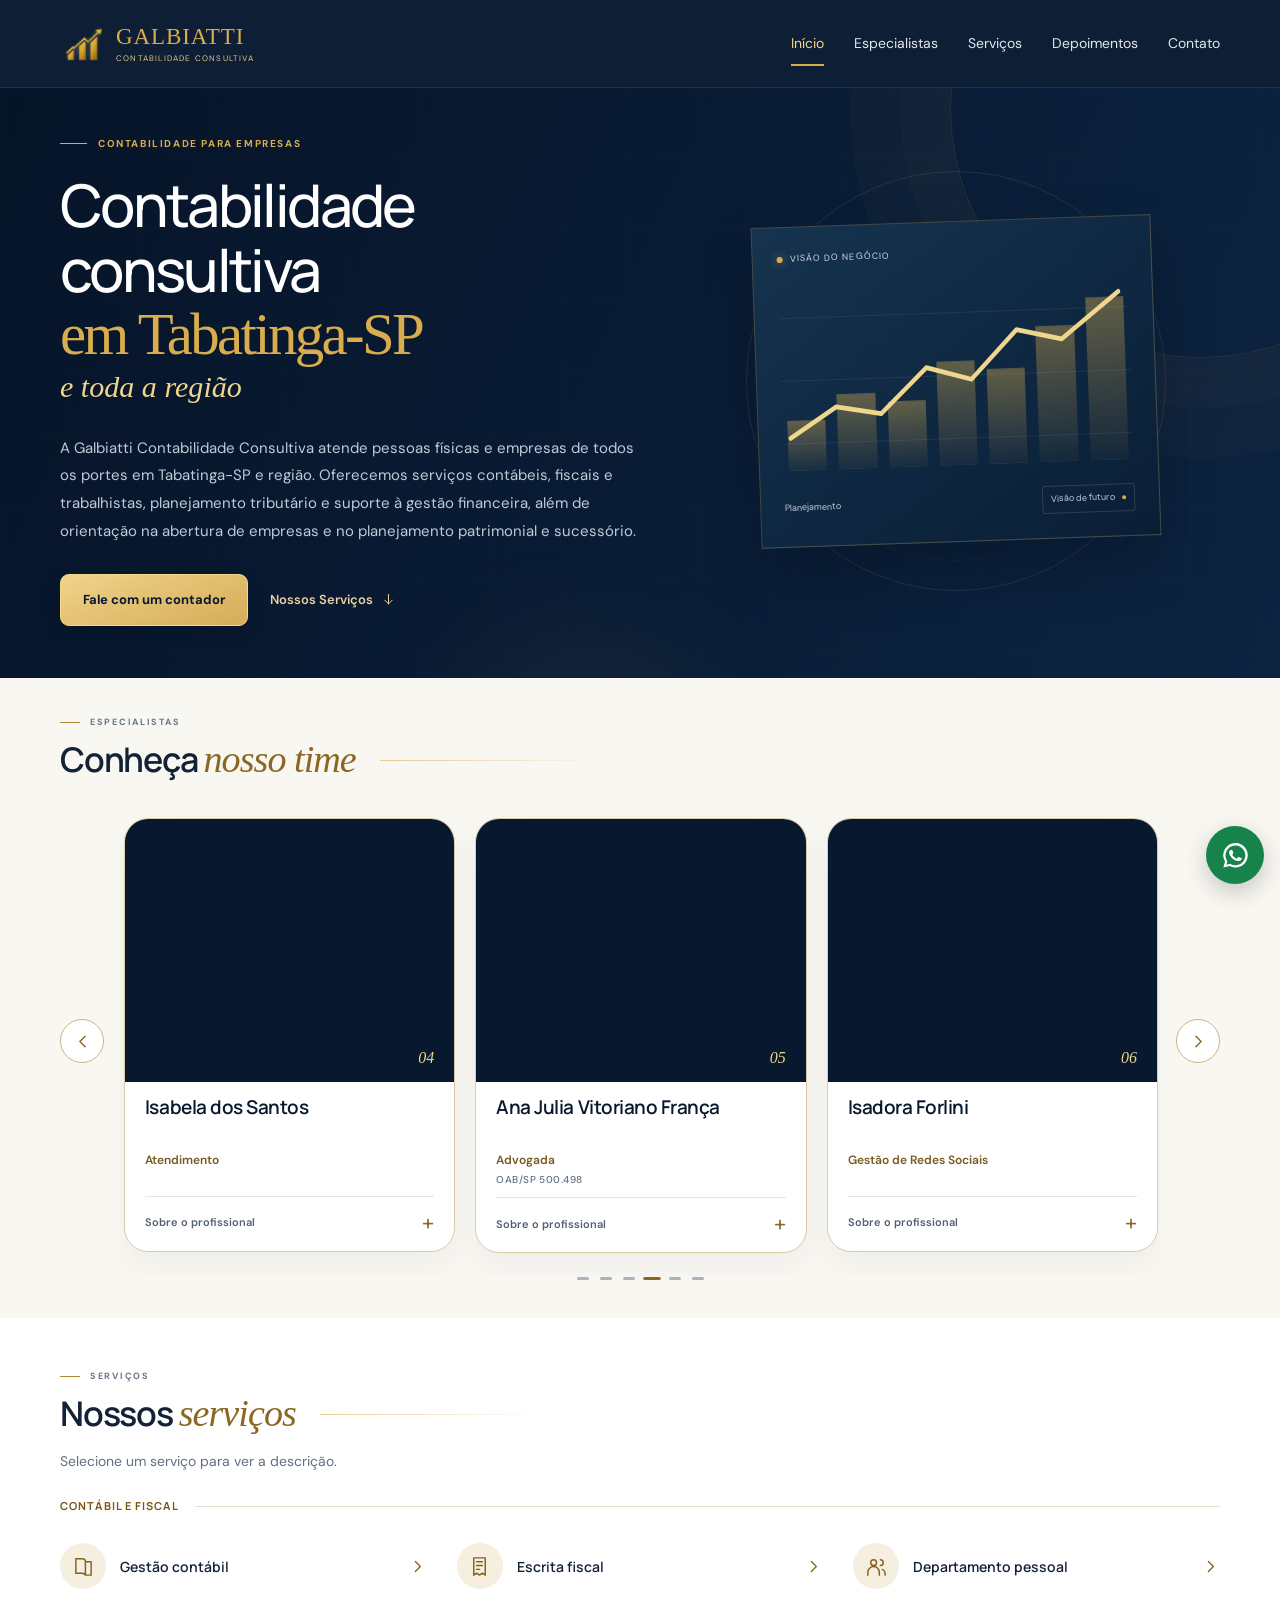
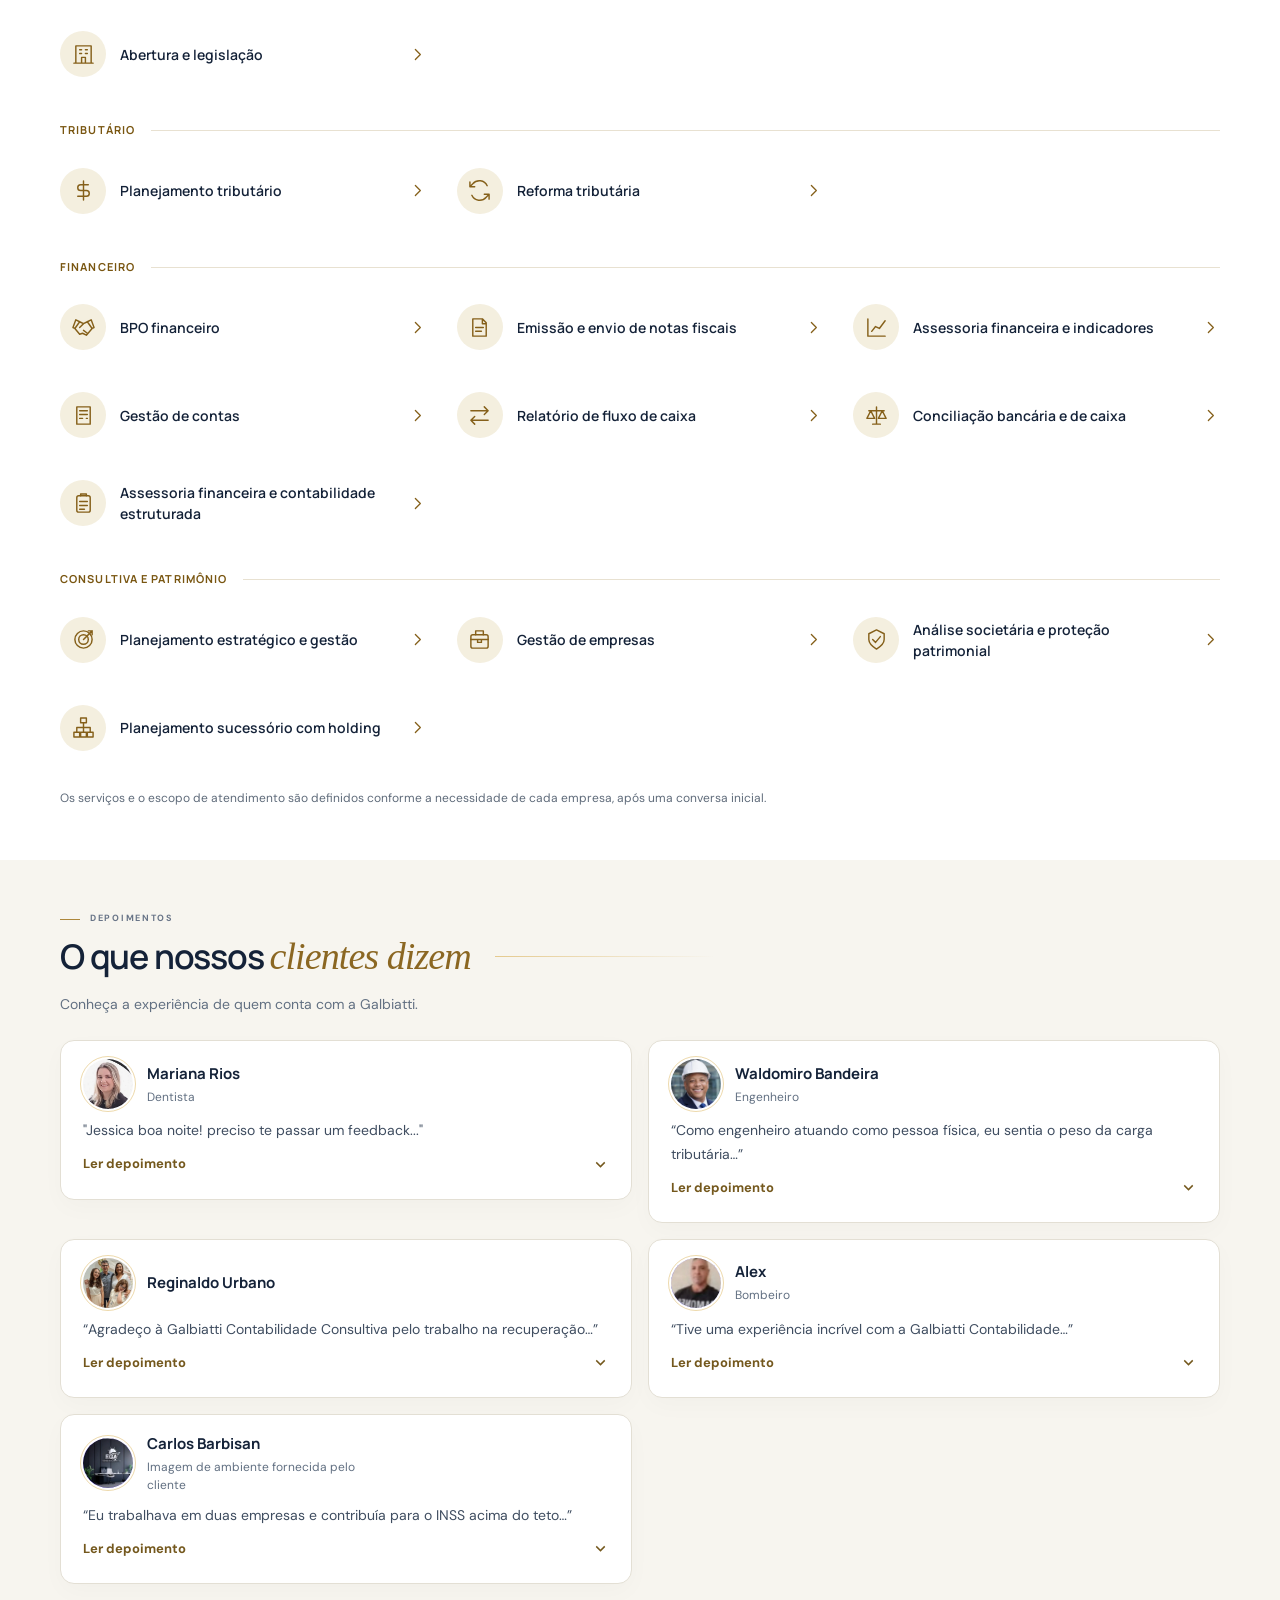
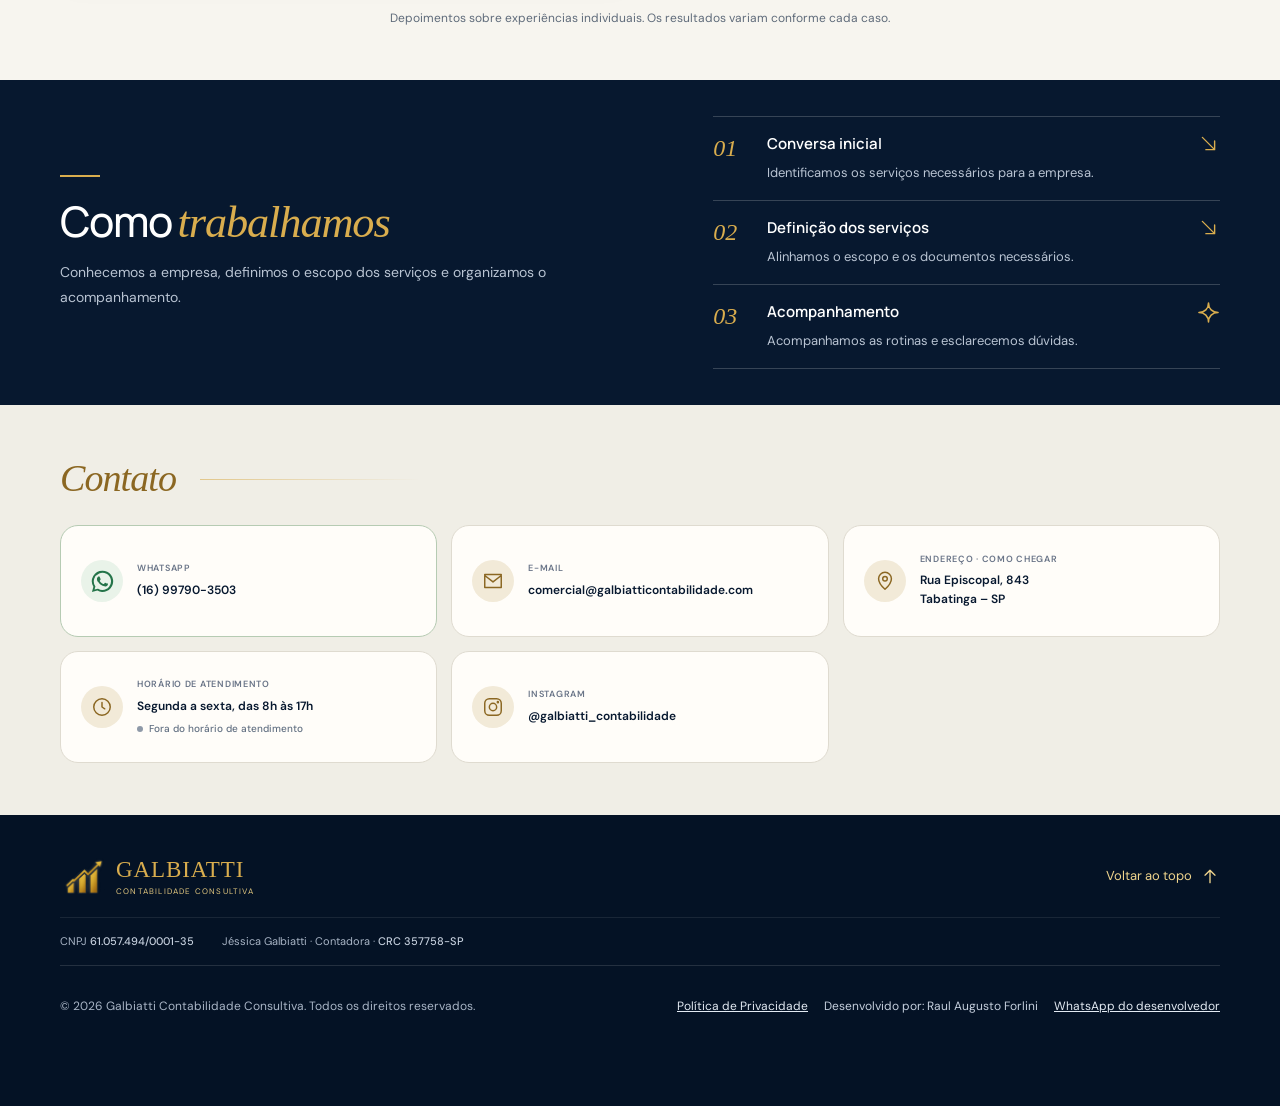
<file: index.html>
<!doctype html>
<html lang="pt-BR">
<head>
  <meta charset="utf-8">
  <meta name="viewport" content="width=device-width, initial-scale=1">
  <meta name="theme-color" content="#07182f">
  <meta name="description" content="Contabilidade consultiva em Tabatinga-SP: contabilidade empresarial, planejamento tributário, departamento pessoal e abertura de empresas. Fale com a Galbiatti pelo WhatsApp.">
  <meta name="robots" content="index, follow, max-image-preview:large">
  <title>Contabilidade em Tabatinga-SP | Galbiatti Contabilidade Consultiva</title>
  <link rel="canonical" href="https://galbiatticontabilidade.com.br/">
  <meta property="og:type" content="website">
  <meta property="og:locale" content="pt_BR">
  <meta property="og:site_name" content="Galbiatti Contabilidade Consultiva">
  <meta property="og:title" content="Contabilidade em Tabatinga-SP | Galbiatti Contabilidade Consultiva">
  <meta property="og:description" content="Contabilidade consultiva em Tabatinga-SP: contabilidade empresarial, planejamento tributário, departamento pessoal e abertura de empresas. Fale com a Galbiatti pelo WhatsApp.">
  <meta property="og:url" content="https://galbiatticontabilidade.com.br/">
  <meta property="og:image" content="https://galbiatticontabilidade.com.br/assets/og-image.jpg">
  <meta property="og:image:width" content="1200">
  <meta property="og:image:height" content="630">
  <meta property="og:image:alt" content="Logo da Galbiatti Contabilidade Consultiva">
  <meta name="twitter:card" content="summary_large_image">
  <meta name="twitter:title" content="Contabilidade em Tabatinga-SP | Galbiatti Contabilidade Consultiva">
  <meta name="twitter:description" content="Contabilidade consultiva em Tabatinga-SP: contabilidade empresarial, planejamento tributário, departamento pessoal e abertura de empresas. Fale com a Galbiatti pelo WhatsApp.">
  <meta name="twitter:image" content="https://galbiatticontabilidade.com.br/assets/og-image.jpg">
  <link rel="preconnect" href="https://fonts.googleapis.com">
  <link rel="preconnect" href="https://fonts.gstatic.com" crossorigin>
  <link href="https://fonts.googleapis.com/css2?family=DM+Sans:wght@400;500;600;700&family=Manrope:wght@400;500;600;700;800&display=swap" rel="stylesheet">
  <link rel="icon" href="/favicon.ico?v=20261029-1" sizes="any">
  <link rel="icon" type="image/png" sizes="48x48" href="/assets/favicon-48.png?v=20261029-1">
  <link rel="icon" type="image/png" sizes="192x192" href="/assets/icon-192.png?v=20261029-1">
  <link rel="apple-touch-icon" href="/assets/apple-touch-icon.png?v=20261029-1">
  <meta name="color-scheme" content="light">
  <link rel="stylesheet" href="/css/style.css?v=20261107-10">
  
  <script type="application/ld+json">{"@context": "https://schema.org", "@graph": [{"@type": "WebSite", "@id": "https://galbiatticontabilidade.com.br/#website", "url": "https://galbiatticontabilidade.com.br/", "name": "Galbiatti Contabilidade Consultiva", "inLanguage": "pt-BR"}, {"@type": "AccountingService", "@id": "https://galbiatticontabilidade.com.br/#organization", "name": "Galbiatti Contabilidade Consultiva", "url": "https://galbiatticontabilidade.com.br/", "logo": "https://galbiatticontabilidade.com.br/assets/icon-512.png", "image": "https://galbiatticontabilidade.com.br/assets/og-image.jpg", "description": "Contabilidade consultiva em Tabatinga-SP: contabilidade empresarial, planejamento tributário, departamento pessoal e abertura de empresas. Fale com a Galbiatti pelo WhatsApp.", "telephone": "+55-16-99790-3503", "email": "comercial@galbiatticontabilidade.com", "address": {"@type": "PostalAddress", "streetAddress": "Rua Episcopal, 843", "addressLocality": "Tabatinga", "addressRegion": "SP", "addressCountry": "BR"}, "areaServed": {"@type": "City", "name": "Tabatinga"}, "founder": {"@type": "Person", "name": "Jéssica Galbiatti"}, "hasOfferCatalog": {"@type": "OfferCatalog", "name": "Serviços", "itemListElement": [{"@type": "Offer", "itemOffered": {"@type": "Service", "name": "Gestão contábil", "description": "Lançamentos, balanços e demonstrações que mostram a situação da empresa."}}, {"@type": "Offer", "itemOffered": {"@type": "Service", "name": "Escrita fiscal", "description": "Apuração de impostos e obrigações fiscais da empresa."}}, {"@type": "Offer", "itemOffered": {"@type": "Service", "name": "Departamento pessoal", "description": "Folha de pagamento, admissões, desligamentos e rotinas trabalhistas."}}, {"@type": "Offer", "itemOffered": {"@type": "Service", "name": "Abertura e legislação", "description": "Abertura de empresas e orientação sobre as exigências legais para começar a operar."}}, {"@type": "Offer", "itemOffered": {"@type": "Service", "name": "Planejamento tributário", "description": "Análise do regime de impostos mais adequado e caminhos legais para reduzir a carga tributária."}}, {"@type": "Offer", "itemOffered": {"@type": "Service", "name": "Reforma tributária", "description": "Acompanhamento das novas regras da Reforma Tributária e do que muda na prática para a sua empresa."}}, {"@type": "Offer", "itemOffered": {"@type": "Service", "name": "BPO financeiro", "description": "Organização e acompanhamento da rotina financeira da empresa, com escopo definido conforme as necessidades do negócio."}}, {"@type": "Offer", "itemOffered": {"@type": "Service", "name": "Emissão e envio de notas fiscais", "description": "Emissão e envio das notas fiscais da empresa."}}, {"@type": "Offer", "itemOffered": {"@type": "Service", "name": "Assessoria financeira e indicadores", "description": "Relatórios e métricas de resultados para acompanhar o desempenho e decidir com base em números."}}, {"@type": "Offer", "itemOffered": {"@type": "Service", "name": "Gestão de contas", "description": "Organização e acompanhamento das contas da empresa."}}, {"@type": "Offer", "itemOffered": {"@type": "Service", "name": "Relatório de fluxo de caixa", "description": "Relatórios de entradas e saídas para acompanhar o caixa da empresa."}}, {"@type": "Offer", "itemOffered": {"@type": "Service", "name": "Conciliação bancária e de caixa", "description": "Conferência dos valores do banco e do caixa com os registros da empresa."}}, {"@type": "Offer", "itemOffered": {"@type": "Service", "name": "Assessoria financeira e contabilidade estruturada", "description": "Acompanhamento financeiro com a contabilidade organizada de forma estruturada."}}, {"@type": "Offer", "itemOffered": {"@type": "Service", "name": "Planejamento estratégico e gestão", "description": "Definição de metas, organização da gestão e plano de crescimento da empresa."}}, {"@type": "Offer", "itemOffered": {"@type": "Service", "name": "Gestão de empresas", "description": "Apoio na organização e na gestão da empresa."}}, {"@type": "Offer", "itemOffered": {"@type": "Service", "name": "Análise societária e proteção patrimonial", "description": "Revisão da estrutura societária e estratégias legais que ajudam a proteger o patrimônio dos sócios."}}, {"@type": "Offer", "itemOffered": {"@type": "Service", "name": "Planejamento sucessório com holding", "description": "Organização da passagem do patrimônio entre gerações por meio de holding."}}]}, "openingHoursSpecification": [{"@type": "OpeningHoursSpecification", "dayOfWeek": ["Monday", "Tuesday", "Wednesday", "Thursday", "Friday"], "opens": "08:00", "closes": "17:00"}], "sameAs": ["https://www.instagram.com/galbiatti_contabilidade"], "hasMap": "https://www.google.com/maps/search/?api=1&query=Rua+Episcopal+843+Tabatinga+SP", "taxID": "61.057.494/0001-35"}]}</script>
  <script src="/js/main.js?v=20261113-1" defer></script>
</head>
<body id="topo" tabindex="-1">
  <a class="skip-link" href="#conteudo">Pular para o conteúdo</a>
  <header class="site-header">
    <div class="container nav-wrap">
      <a class="brand" href="#inicio" aria-label="Galbiatti Contabilidade Consultiva - início">
        <img src="/assets/galbiatti-icon.png?v=20261029-1" alt="" width="96" height="96" fetchpriority="high">
        <span class="brand-copy"><strong>GALBIATTI</strong><small>CONTABILIDADE CONSULTIVA</small></span>
      </a>
      <button class="menu-toggle" type="button" aria-label="Abrir menu" aria-expanded="false" aria-controls="main-nav">
        <span></span><span></span><span></span>
      </button>
      <nav class="main-nav" id="main-nav" aria-label="Navegação principal">
        <a class="nav-link active" aria-current="location" href="#inicio">Início</a>
        <a class="nav-link" href="#especialistas">Especialistas</a>
        <a class="nav-link" href="#servicos">Serviços</a>
        <a class="nav-link" href="#depoimentos">Depoimentos</a>
        <a class="nav-link" href="#contato">Contato</a>
        <a class="nav-cta" href="https://wa.me/5516997903503" target="_blank" rel="noopener noreferrer">Fale com um contador</a>
      </nav>
    </div>
  </header>

  <main id="conteudo" tabindex="-1">
    <section class="hero" data-nav="inicio" aria-labelledby="inicio-title">
      <div class="hero-glow glow-one" aria-hidden="true"></div><div class="hero-glow glow-two" aria-hidden="true"></div>
      <div class="container hero-grid">
        <div class="hero-copy section-anchor" id="inicio" tabindex="-1">
          <p class="eyebrow"><span class="eyebrow-line"></span> CONTABILIDADE PARA EMPRESAS</p>
          <h1 id="inicio-title">Contabilidade consultiva <em>em Tabatinga-SP</em> <span class="hero-region">e toda a região</span></h1>
          <p class="hero-lead">A Galbiatti Contabilidade Consultiva atende pessoas físicas e empresas de todos os portes em Tabatinga-SP e região. Oferecemos serviços contábeis, fiscais e trabalhistas, planejamento tributário e suporte à gestão financeira, além de orientação na abertura de empresas e no planejamento patrimonial e sucessório.</p>
          <div class="hero-actions">
            <a class="button button-gold hero-cta" href="https://wa.me/5516997903503?text=Ol%C3%A1!%20Vim%20pelo%20site%20da%20Galbiatti%20e%20gostaria%20de%20falar%20com%20um%20contador." target="_blank" rel="noopener noreferrer">Fale com um contador</a>
            <a class="text-link hero-services-link" href="#servicos">Nossos Serviços <svg class="ui-arrow ui-arrow-down" viewBox="0 0 24 24" aria-hidden="true"><path d="M12 4v15m-6-6 6 6 6-6"/></svg></a>
          </div>
        </div>
        <div class="hero-visual" role="img" aria-label="Ilustração conceitual de indicadores de crescimento empresarial">
          <div class="visual-orbit orbit-a"></div><div class="visual-orbit orbit-b"></div>
          <div class="visual-card">
            <div class="visual-card-top"><span class="status-dot"></span> VISÃO DO NEGÓCIO </div>
            <div class="chart-area">
              <div class="chart-gridline line-1"></div><div class="chart-gridline line-2"></div><div class="chart-gridline line-3"></div>
              <div class="chart-bars"><i style="--h:28%"></i><i style="--h:42%"></i><i style="--h:37%"></i><i style="--h:58%"></i><i style="--h:53%"></i><i style="--h:76%"></i><i style="--h:91%"></i></div>
              <svg class="chart-line" viewBox="0 0 360 150" preserveAspectRatio="none" role="img" aria-label="Linha ascendente representando evolução"><path d="M8 123 L56 98 L102 105 L150 68 L196 79 L244 39 L290 48 L350 10" fill="none" stroke="currentColor" stroke-width="4" stroke-linecap="round" stroke-linejoin="round"/></svg>
            </div>
            <div class="visual-card-bottom"><span>Planejamento</span><span class="mini-pill">Visão de futuro <b></b></span></div>
          </div>
        </div>
      </div>
    </section>

    <section class="experts-section" data-nav="especialistas" aria-labelledby="especialistas-title" data-nosnippet>
      <div class="container">
        <div class="section-heading section-anchor" id="especialistas" tabindex="-1"><p class="section-kicker"><span aria-hidden="true"></span>ESPECIALISTAS</p><div class="section-heading-line"><h2 class="section-title" id="especialistas-title">Conheça <em>nosso time</em></h2><span class="section-rule" aria-hidden="true"></span></div></div>
        <p class="visually-hidden" id="equipe-instrucoes">Deslize ou arraste as fotos. Com foco no carrossel, use as setas do teclado. Abra Sobre o profissional para ler cada descrição.</p><div class="experts-carousel" aria-label="Carrossel de especialistas">
          <button class="experts-control experts-prev" type="button" aria-label="Especialistas anteriores" aria-controls="equipe-carrossel"><svg viewBox="0 0 24 24" aria-hidden="true"><path d="m15 18-6-6 6-6"/></svg></button>
          <div class="experts-viewport" id="equipe-carrossel" role="region" aria-roledescription="carrossel" aria-label="Profissionais da Galbiatti" aria-describedby="equipe-instrucoes" tabindex="0"><div class="experts-grid">
<article class="expert-card" aria-labelledby="profissional-jessica"><div class="expert-portrait"><img class="expert-photo" src="/assets/equipe-revisada-jessica.webp" alt="Retrato de Jéssica Galbiatti" width="800" height="720" loading="lazy" decoding="async" draggable="false"><span class="expert-index" aria-hidden="true">01</span></div><div class="expert-info"><h3 id="profissional-jessica">Jéssica Galbiatti</h3><p class="expert-role">Contadora<span class="expert-credential">CRC 357758-SP</span></p><details class="expert-about"><summary aria-label="Sobre o profissional: Jéssica Galbiatti">Sobre o profissional <span aria-hidden="true">+</span></summary><p class="expert-bio">Formada em Ciências Contábeis e Administração pela UNIP, com especializações em Finanças, Controle de Gestão e Direito Tributário pela Contabilidade Facilitada. Com uma ampla bagagem de conhecimento, traduz a contabilidade para o seu negócio.</p></details></div></article>
<article class="expert-card" aria-labelledby="profissional-carlos"><div class="expert-portrait"><img class="expert-photo" src="/assets/equipe-revisada-carlos.webp" alt="Retrato de Carlos Ferreira" width="800" height="720" loading="lazy" decoding="async" draggable="false"><span class="expert-index" aria-hidden="true">02</span></div><div class="expert-info"><h3 id="profissional-carlos">Carlos Ferreira</h3><p class="expert-role">COO Comercial</p><details class="expert-about"><summary aria-label="Sobre o profissional: Carlos Ferreira">Sobre o profissional <span aria-hidden="true">+</span></summary><p class="expert-bio">À frente da área comercial, atua com foco no sucesso do cliente. É a ponte que conecta nossas soluções a pessoas e empresas que desejam crescer.</p></details></div></article>
<article class="expert-card" aria-labelledby="profissional-jaqueline"><div class="expert-portrait"><img class="expert-photo" src="/assets/equipe-contorno-jaqueline.webp" alt="Retrato de Jaqueline Galbiatti" width="800" height="720" loading="lazy" decoding="async" draggable="false"><span class="expert-index" aria-hidden="true">03</span></div><div class="expert-info"><h3 id="profissional-jaqueline">Jaqueline Galbiatti</h3><p class="expert-role">Administradora</p><details class="expert-about"><summary aria-label="Sobre o profissional: Jaqueline Galbiatti">Sobre o profissional <span aria-hidden="true">+</span></summary><p class="expert-bio">Formada em Administração pela UNIP, é responsável pelas atividades administrativas, trazendo conhecimento e estratégia para os desafios do dia a dia.</p></details></div></article>
<article class="expert-card" aria-labelledby="profissional-isabela"><div class="expert-portrait"><img class="expert-photo" src="/assets/equipe-contorno-isabela.webp" alt="Retrato de Isabela dos Santos" width="800" height="720" loading="lazy" decoding="async" draggable="false"><span class="expert-index" aria-hidden="true">04</span></div><div class="expert-info"><h3 id="profissional-isabela">Isabela dos Santos</h3><p class="expert-role">Atendimento</p><details class="expert-about"><summary aria-label="Sobre o profissional: Isabela dos Santos">Sobre o profissional <span aria-hidden="true">+</span></summary><p class="expert-bio">Responsável pelo primeiro contato com o cliente, acompanha os processos administrativos do dia a dia e oferece todo o suporte necessário.</p></details></div></article>
<article class="expert-card" aria-labelledby="profissional-anajulia"><div class="expert-portrait"><img class="expert-photo" src="/assets/equipe-revisada-anajulia.webp" alt="Retrato de Ana Julia Vitoriano França" width="800" height="720" loading="lazy" decoding="async" draggable="false"><span class="expert-index" aria-hidden="true">05</span></div><div class="expert-info"><h3 id="profissional-anajulia">Ana Julia Vitoriano França</h3><p class="expert-role">Advogada<span class="expert-credential">OAB/SP 500.498</span></p><details class="expert-about"><summary aria-label="Sobre o profissional: Ana Julia Vitoriano França">Sobre o profissional <span aria-hidden="true">+</span></summary><p class="expert-bio">Bacharel em Direito pela Universidade Presbiteriana Mackenzie e pós-graduanda em Direito Empresarial pela Fundação Getulio Vargas (FGV). Responsável pelo respaldo jurídico da Galbiatti Contabilidade, orienta a equipe na prestação dos nossos serviços.</p></details></div></article>
<article class="expert-card" aria-labelledby="profissional-isadora"><div class="expert-portrait expert-portrait-isadora"><img class="expert-photo" src="/assets/equipe-revisada-isadora.webp" alt="Retrato de Isadora Forlini" width="800" height="720" loading="lazy" decoding="async" draggable="false"><span class="expert-index" aria-hidden="true">06</span></div><div class="expert-info"><h3 id="profissional-isadora">Isadora Forlini</h3><p class="expert-role">Gestão de Redes Sociais</p><details class="expert-about"><summary aria-label="Sobre o profissional: Isadora Forlini">Sobre o profissional <span aria-hidden="true">+</span></summary><p class="expert-bio">Responsável pelo marketing e pela gestão das redes sociais da Galbiatti Contabilidade. Cria roteiros e convence toda a equipe a participar dos vídeos — afinal, o conhecimento desse time merece alcançar mais pessoas.</p></details></div></article>
</div></div>
          <button class="experts-control experts-next" type="button" aria-label="Próximos especialistas" aria-controls="equipe-carrossel"><svg viewBox="0 0 24 24" aria-hidden="true"><path d="m9 18 6-6-6-6"/></svg></button>
        </div>
        <div class="experts-carousel-footer"><div class="experts-dots" aria-hidden="true"></div><span class="experts-counter visually-hidden" aria-live="polite" aria-atomic="true">1 de 6</span></div>
      </div>
    </section>

    <section class="services-section" data-nav="servicos" aria-labelledby="servicos-title"><div class="container"><div class="section-heading section-anchor" id="servicos" tabindex="-1"><p class="section-kicker"><span aria-hidden="true"></span>SERVIÇOS</p><div class="section-heading-line"><h2 class="section-title" id="servicos-title">Nossos <em>serviços</em></h2><span class="section-rule" aria-hidden="true"></span></div></div><p class="section-description">Selecione um serviço para ver a descrição.</p><div class="service-group"><h3>Contábil e fiscal</h3><div class="services-grid"><details class="service-item"><summary><span class="service-icon" aria-hidden="true"><svg viewBox="0 0 24 24"><path d="M4 4h7a3 3 0 0 1 3 3v14a4 4 0 0 0-4-2H4zM14 7h6v14h-6"/></svg></span><h4>Gestão contábil</h4><span class="service-expand" aria-hidden="true"><svg viewBox="0 0 24 24"><path d="m9 5 7 7-7 7"/></svg></span></summary><div class="service-description"><p>Lançamentos, balanços e demonstrações que mostram a situação da empresa.</p></div></details><details class="service-item"><summary><span class="service-icon" aria-hidden="true"><svg viewBox="0 0 24 24"><path d="M6 3h12v18l-3-2-3 2-3-2-3 2zM9 7h6M9 11h6M9 15h3"/></svg></span><h4>Escrita fiscal</h4><span class="service-expand" aria-hidden="true"><svg viewBox="0 0 24 24"><path d="m9 5 7 7-7 7"/></svg></span></summary><div class="service-description"><p>Apuração de impostos e obrigações fiscais da empresa.</p></div></details><details class="service-item"><summary><span class="service-icon" aria-hidden="true"><svg viewBox="0 0 24 24"><circle cx="9" cy="8" r="3"/><path d="M3 21v-3a6 6 0 0 1 12 0v3M16 5a3 3 0 0 1 0 6M18 15a5 5 0 0 1 3 4v2"/></svg></span><h4>Departamento pessoal</h4><span class="service-expand" aria-hidden="true"><svg viewBox="0 0 24 24"><path d="m9 5 7 7-7 7"/></svg></span></summary><div class="service-description"><p>Folha de pagamento, admissões, desligamentos e rotinas trabalhistas.</p></div></details><details class="service-item"><summary><span class="service-icon" aria-hidden="true"><svg viewBox="0 0 24 24"><path d="M4 21V3h16v18M2 21h20M8 7h2m4 0h2M8 11h2m4 0h2M10 21v-6h4v6"/></svg></span><h4>Abertura e legislação</h4><span class="service-expand" aria-hidden="true"><svg viewBox="0 0 24 24"><path d="m9 5 7 7-7 7"/></svg></span></summary><div class="service-description"><p>Abertura de empresas e orientação sobre as exigências legais para começar a operar.</p></div></details></div></div><div class="service-group"><h3>Tributário</h3><div class="services-grid"><details class="service-item"><summary><span class="service-icon" aria-hidden="true"><svg viewBox="0 0 24 24"><path d="M12 2v20M17 6H9a3 3 0 0 0 0 6h6a3 3 0 0 1 0 6H6"/></svg></span><h4>Planejamento tributário</h4><span class="service-expand" aria-hidden="true"><svg viewBox="0 0 24 24"><path d="m9 5 7 7-7 7"/></svg></span></summary><div class="service-description"><p>Análise do regime de impostos mais adequado e caminhos legais para reduzir a carga tributária.</p></div></details><details class="service-item"><summary><span class="service-icon" aria-hidden="true"><svg viewBox="0 0 24 24"><path d="M20 7a9 9 0 0 0-15-2L2 8m0-5v5h5M4 17a9 9 0 0 0 15 2l3-3m0 5v-5h-5"/></svg></span><h4>Reforma tributária</h4><span class="service-expand" aria-hidden="true"><svg viewBox="0 0 24 24"><path d="m9 5 7 7-7 7"/></svg></span></summary><div class="service-description"><p>Acompanhamento das novas regras da Reforma Tributária e do que muda na prática para a sua empresa.</p></div></details></div></div><div class="service-group"><h3>Financeiro</h3><div class="services-grid"><details class="service-item"><summary><span class="service-icon" aria-hidden="true"><svg viewBox="0 0 24 24"><path d="m3 13 5-7 4 2 4-2 5 7-6 7-4-2-3 1zM8 6l-4-2-3 8 2 1M16 6l4-2 3 8-2 1M8 12l4-4M12 15l4 3"/></svg></span><h4>BPO financeiro</h4><span class="service-expand" aria-hidden="true"><svg viewBox="0 0 24 24"><path d="m9 5 7 7-7 7"/></svg></span></summary><div class="service-description"><p>Organização e acompanhamento da rotina financeira da empresa, com escopo definido conforme as necessidades do negócio.</p></div></details><details class="service-item"><summary><span class="service-icon" aria-hidden="true"><svg viewBox="0 0 24 24"><path d="M5 3h10l4 4v14H5zM15 3v5h4M8 12h8M8 16h6"/></svg></span><h4>Emissão e envio de notas fiscais</h4><span class="service-expand" aria-hidden="true"><svg viewBox="0 0 24 24"><path d="m9 5 7 7-7 7"/></svg></span></summary><div class="service-description"><p>Emissão e envio das notas fiscais da empresa.</p></div></details><details class="service-item"><summary><span class="service-icon" aria-hidden="true"><svg viewBox="0 0 24 24"><path d="M3 3v18h18M7 16l4-5 4 2 6-8"/></svg></span><h4>Assessoria financeira e indicadores</h4><span class="service-expand" aria-hidden="true"><svg viewBox="0 0 24 24"><path d="m9 5 7 7-7 7"/></svg></span></summary><div class="service-description"><p>Relatórios e métricas de resultados para acompanhar o desempenho e decidir com base em números.</p></div></details><details class="service-item"><summary><span class="service-icon" aria-hidden="true"><svg viewBox="0 0 24 24"><path d="M5 3h14v18H5zM8 7h8M8 11h8M8 15h3M15 15h1"/></svg></span><h4>Gestão de contas</h4><span class="service-expand" aria-hidden="true"><svg viewBox="0 0 24 24"><path d="m9 5 7 7-7 7"/></svg></span></summary><div class="service-description"><p>Organização e acompanhamento das contas da empresa.</p></div></details><details class="service-item"><summary><span class="service-icon" aria-hidden="true"><svg viewBox="0 0 24 24"><path d="M3 7h18m-4-4 4 4-4 4M21 17H3m4-4-4 4 4 4"/></svg></span><h4>Relatório de fluxo de caixa</h4><span class="service-expand" aria-hidden="true"><svg viewBox="0 0 24 24"><path d="m9 5 7 7-7 7"/></svg></span></summary><div class="service-description"><p>Relatórios de entradas e saídas para acompanhar o caixa da empresa.</p></div></details><details class="service-item"><summary><span class="service-icon" aria-hidden="true"><svg viewBox="0 0 24 24"><path d="M12 3v18M4 7h16M6 7l-4 8h8zM18 7l-4 8h8zM8 21h8"/></svg></span><h4>Conciliação bancária e de caixa</h4><span class="service-expand" aria-hidden="true"><svg viewBox="0 0 24 24"><path d="m9 5 7 7-7 7"/></svg></span></summary><div class="service-description"><p>Conferência dos valores do banco e do caixa com os registros da empresa.</p></div></details><details class="service-item"><summary><span class="service-icon" aria-hidden="true"><svg viewBox="0 0 24 24"><rect x="5" y="4" width="14" height="17" rx="2"/><path d="M9 4V2h6v2M8 10h8M8 14h8M8 18h5"/></svg></span><h4>Assessoria financeira e contabilidade estruturada</h4><span class="service-expand" aria-hidden="true"><svg viewBox="0 0 24 24"><path d="m9 5 7 7-7 7"/></svg></span></summary><div class="service-description"><p>Acompanhamento financeiro com a contabilidade organizada de forma estruturada.</p></div></details></div></div><div class="service-group"><h3>Consultiva e patrimônio</h3><div class="services-grid"><details class="service-item"><summary><span class="service-icon" aria-hidden="true"><svg viewBox="0 0 24 24"><circle cx="12" cy="12" r="9"/><circle cx="12" cy="12" r="5"/><path d="m12 12 9-9M17 3h4v4"/></svg></span><h4>Planejamento estratégico e gestão</h4><span class="service-expand" aria-hidden="true"><svg viewBox="0 0 24 24"><path d="m9 5 7 7-7 7"/></svg></span></summary><div class="service-description"><p>Definição de metas, organização da gestão e plano de crescimento da empresa.</p></div></details><details class="service-item"><summary><span class="service-icon" aria-hidden="true"><svg viewBox="0 0 24 24"><rect x="3" y="7" width="18" height="14" rx="2"/><path d="M8 7V3h8v4M3 12h18M10 12v3h4v-3"/></svg></span><h4>Gestão de empresas</h4><span class="service-expand" aria-hidden="true"><svg viewBox="0 0 24 24"><path d="m9 5 7 7-7 7"/></svg></span></summary><div class="service-description"><p>Apoio na organização e na gestão da empresa.</p></div></details><details class="service-item"><summary><span class="service-icon" aria-hidden="true"><svg viewBox="0 0 24 24"><path d="m12 2 8 4v6c0 5-8 10-8 10S4 17 4 12V6zM8 12l3 3 5-6"/></svg></span><h4>Análise societária e proteção patrimonial</h4><span class="service-expand" aria-hidden="true"><svg viewBox="0 0 24 24"><path d="m9 5 7 7-7 7"/></svg></span></summary><div class="service-description"><p>Revisão da estrutura societária e estratégias legais que ajudam a proteger o patrimônio dos sócios.</p></div></details><details class="service-item"><summary><span class="service-icon" aria-hidden="true"><svg viewBox="0 0 24 24"><rect x="9" y="2" width="6" height="5"/><path d="M12 7v5M5 12h14M5 12v5m14-5v5M12 12v5"/><rect x="2" y="17" width="6" height="5"/><rect x="9" y="17" width="6" height="5"/><rect x="16" y="17" width="6" height="5"/></svg></span><h4>Planejamento sucessório com holding</h4><span class="service-expand" aria-hidden="true"><svg viewBox="0 0 24 24"><path d="m9 5 7 7-7 7"/></svg></span></summary><div class="service-description"><p>Organização da passagem do patrimônio entre gerações por meio de holding.</p></div></details></div></div><p class="service-disclaimer">Os serviços e o escopo de atendimento são definidos conforme a necessidade de cada empresa, após uma conversa inicial.</p></div></section>

    <section class="testimonials-section" data-nav="depoimentos" aria-labelledby="depoimentos-title"><div class="container"><div class="section-heading section-anchor" id="depoimentos" tabindex="-1"><p class="section-kicker"><span aria-hidden="true"></span>DEPOIMENTOS</p><div class="section-heading-line"><h2 class="section-title" id="depoimentos-title">O que nossos <em>clientes dizem</em></h2><span class="section-rule" aria-hidden="true"></span></div></div><p class="section-description">Conheça a experiência de quem conta com a Galbiatti.</p><div class="testimonials-grid">
        <article class="testimonial-card">
          <div class="testimonial-author">
            <img src="/assets/depoimento-mariana-rios.webp" width="64" height="64" loading="lazy" decoding="async" alt="Retrato de Mariana Rios">
            <div><span class="testimonial-name">Mariana Rios</span><p class="testimonial-role">Dentista</p></div>
          </div>
          <details class="testimonial-details">
            <summary>
              <span class="testimonial-preview">"Jessica boa noite! preciso te passar um feedback..."</span>
              <span class="testimonial-action"><span class="testimonial-read">Ler depoimento</span><span class="testimonial-close">Recolher depoimento</span><svg viewBox="0 0 24 24" aria-hidden="true"><path d="m6 9 6 6 6-6"/></svg></span>
            </summary>
            <blockquote>
              <p>"Jessica boa noite! preciso te passar um feedback...<br>
                Hoje tivemos aula com uma contadora sensacional, a mulher é demais.<br>
                Mas deixou muitos de cabelo em pé<br>
                E eu fiquei tão tranquila, porque eu sei que tenho você!<br>
                Você foi essencial em meu crescimento e me ajuda muito!<br>
                Muito obrigada viu.<br>
                Muitos tirando foto para mandar pro contador pq o contador não sabia da reforma."</p>
            </blockquote>
          </details>
        </article>
        <article class="testimonial-card">
          <div class="testimonial-author"><img src="/assets/depoimento-waldomiro-capacete.webp" width="64" height="64" loading="lazy" decoding="async" alt="Retrato de Waldomiro Bandeira"><div><span class="testimonial-name">Waldomiro Bandeira</span><p class="testimonial-role">Engenheiro</p></div></div>
          <details class="testimonial-details">
            <summary>
              <span class="testimonial-preview">“Como engenheiro atuando como pessoa física, eu sentia o peso da carga tributária…”</span>
              <span class="testimonial-action"><span class="testimonial-read">Ler depoimento</span><span class="testimonial-close">Recolher depoimento</span><svg viewBox="0 0 24 24" aria-hidden="true"><path d="m6 9 6 6 6-6"/></svg></span>
            </summary>
            <blockquote><p>Como engenheiro atuando como pessoa física, eu sentia o peso da carga tributária. A Galbiatti me ajudou com o planejamento tributário e a transição para pessoa jurídica, com abertura ágil da empresa e recuperação de impostos pagos a mais. Hoje começo essa nova fase com muito mais segurança e eficiência financeira. Cliente para sempre!</p></blockquote>
          </details>
        </article>
        <article class="testimonial-card testimonial-card-extra" id="depoimento-extra-3">
          <div class="testimonial-author"><img src="/assets/depoimento-reginaldo-circular.webp" width="64" height="64" loading="lazy" decoding="async" alt="Foto de grupo com Reginaldo Urbano"><div><span class="testimonial-name">Reginaldo Urbano</span></div></div>
          <details class="testimonial-details">
            <summary>
              <span class="testimonial-preview">“Agradeço à Galbiatti Contabilidade Consultiva pelo trabalho na recuperação…”</span>
              <span class="testimonial-action"><span class="testimonial-read">Ler depoimento</span><span class="testimonial-close">Recolher depoimento</span><svg viewBox="0 0 24 24" aria-hidden="true"><path d="m6 9 6 6 6-6"/></svg></span>
            </summary>
            <blockquote><p>Agradeço à Galbiatti Contabilidade Consultiva pelo trabalho na recuperação de R$ 36.860,00 junto à Receita Federal, referentes a contribuições ao INSS descontadas acima do teto. Muito obrigado pelos serviços prestados!</p></blockquote>
          </details>
        </article>
        <article class="testimonial-card testimonial-card-extra" id="depoimento-extra-1">
          <div class="testimonial-author"><img src="/assets/depoimento-alex.webp" width="64" height="64" loading="lazy" decoding="async" alt="Retrato de Alex"><div><span class="testimonial-name">Alex</span><p class="testimonial-role">Bombeiro</p></div></div>
          <details class="testimonial-details">
            <summary>
              <span class="testimonial-preview">“Tive uma experiência incrível com a Galbiatti Contabilidade…”</span>
              <span class="testimonial-action"><span class="testimonial-read">Ler depoimento</span><span class="testimonial-close">Recolher depoimento</span><svg viewBox="0 0 24 24" aria-hidden="true"><path d="m6 9 6 6 6-6"/></svg></span>
            </summary>
            <blockquote><p>Tive uma experiência incrível com a Galbiatti Contabilidade. Fui bem atendido e, com o apoio da equipe, consegui obter minha restituição sem problemas. Foi um serviço de confiança, que recomendo a todos que precisam de assessoria contábil. Muito obrigado!</p></blockquote>
          </details>
        </article>
        <article class="testimonial-card testimonial-card-extra" id="depoimento-extra-2">
          <div class="testimonial-author"><img src="/assets/depoimento-carlos-barbisan.webp" width="64" height="64" loading="lazy" decoding="async" alt="Imagem de ambiente com logotipo fornecida junto ao depoimento de Carlos Barbisan"><div><span class="testimonial-name">Carlos Barbisan</span><p class="testimonial-image-caption">Imagem de ambiente fornecida pelo cliente</p></div></div>
          <details class="testimonial-details">
            <summary>
              <span class="testimonial-preview">“Eu trabalhava em duas empresas e contribuía para o INSS acima do teto…”</span>
              <span class="testimonial-action"><span class="testimonial-read">Ler depoimento</span><span class="testimonial-close">Recolher depoimento</span><svg viewBox="0 0 24 24" aria-hidden="true"><path d="m6 9 6 6 6-6"/></svg></span>
            </summary>
            <blockquote><p>Eu trabalhava em duas empresas e contribuía para o INSS acima do teto. A Galbiatti Contabilidade Consultiva conduziu o processo e me ajudou a recuperar os valores pagos a mais. Recebi toda a restituição a que tinha direito e agradeço muito à equipe pelo ótimo serviço!</p></blockquote>
          </details>
        </article>
      </div>
      <button class="testimonials-more" type="button" aria-expanded="false" aria-controls="depoimento-extra-3 depoimento-extra-1 depoimento-extra-2" hidden>Ver mais 3 depoimentos</button>
      <p class="testimonial-disclaimer">Depoimentos sobre experiências individuais. Os resultados variam conforme cada caso.</p></div></section>

    <section class="approach-section">
      <div class="container approach-grid">
        <div class="approach-copy"><span class="approach-accent" aria-hidden="true"></span><h2 class="section-title">Como <em>trabalhamos</em></h2><p>Conhecemos a empresa, definimos o escopo dos serviços e organizamos o acompanhamento.</p></div>
        <div class="approach-steps">
          <div class="step"><span class="step-num">01</span><div><h3>Conversa inicial</h3><p>Identificamos os serviços necessários para a empresa.</p></div><span class="step-mark" aria-hidden="true"><svg class="step-arrow-svg" viewBox="0 0 24 24" aria-hidden="true" focusable="false"><path d="M5 5 19 19M9 19h10V9"/></svg></span></div>
          <div class="step"><span class="step-num">02</span><div><h3>Definição dos serviços</h3><p>Alinhamos o escopo e os documentos necessários.</p></div><span class="step-mark" aria-hidden="true"><svg class="step-arrow-svg" viewBox="0 0 24 24" aria-hidden="true" focusable="false"><path d="M5 5 19 19M9 19h10V9"/></svg></span></div>
          <div class="step"><span class="step-num">03</span><div><h3>Acompanhamento</h3><p>Acompanhamos as rotinas e esclarecemos dúvidas.</p></div><span class="step-mark" aria-hidden="true"><svg class="step-spark-svg" viewBox="0 0 24 24" aria-hidden="true" focusable="false"><path d="M12 2c0 6-4 10-10 10 6 0 10 4 10 10 0-6 4-10 10-10-6 0-10-4-10-10Z"/></svg></span></div>
        </div>
      </div>
    </section>

    

    <section class="contact-section" data-nav="contato" aria-labelledby="contato-title"><div class="container"><div class="section-heading section-anchor" id="contato" tabindex="-1"><div class="section-heading-line"><h2 class="section-title" id="contato-title"><em>Contato</em></h2><span class="section-rule" aria-hidden="true"></span></div></div><div class="contact-grid"><a class="contact-detail contact-whatsapp" href="https://wa.me/5516997903503?text=Ol%C3%A1!%20Vim%20pelo%20site%20da%20Galbiatti%20e%20gostaria%20de%20falar%20com%20um%20contador." target="_blank" rel="noopener noreferrer"><span class="contact-detail-icon whatsapp-icon" aria-hidden="true"><svg viewBox="0 0 32 32"><path d="M16 3.2A12.6 12.6 0 0 0 5.2 22.3L3.5 28.5l6.4-1.7A12.6 12.6 0 1 0 16 3.2Zm0 22.9a10.2 10.2 0 0 1-5.2-1.4l-.4-.2-3.8 1 1-3.7-.3-.4A10.2 10.2 0 1 1 16 26.1Zm5.6-7.6c-.3-.2-1.9-.9-2.2-1s-.5-.2-.7.2-.8 1-1 1.2-.4.2-.7.1a8.4 8.4 0 0 1-2.5-1.5 9.3 9.3 0 0 1-1.7-2.1c-.2-.3 0-.5.1-.7l.5-.6.3-.5c.1-.2 0-.4 0-.6l-1-2.3c-.3-.6-.5-.5-.7-.5h-.6c-.2 0-.6.1-.9.4s-1.1 1.1-1.1 2.6 1.1 3 1.3 3.2 2.2 3.4 5.4 4.7c.8.3 1.4.5 1.9.6.8.2 1.5.2 2 .1.6-.1 1.9-.8 2.2-1.6s.3-1.4.2-1.6-.3-.2-.6-.4Z"/></svg></span><span><small>WHATSAPP</small><strong>(16) 99790-3503</strong></span></a><a class="contact-detail" href="mailto:comercial@galbiatticontabilidade.com"><span class="contact-detail-icon mail-icon" aria-hidden="true"><svg viewBox="0 0 24 24"><path d="M3 5h18v14H3zM3 6l9 7 9-7"/></svg></span><span><small>E-MAIL</small><strong>comercial@galbiatticontabilidade.com</strong></span><span class="contact-arrow" aria-hidden="true"><svg class="ui-arrow" viewBox="0 0 24 24"><path d="M7 17 17 7M8 7h9v9"/></svg></span></a><a class="contact-detail" href="https://www.google.com/maps/search/?api=1&query=Rua+Episcopal+843+Tabatinga+SP" target="_blank" rel="noopener noreferrer"><span class="contact-detail-icon pin-icon" aria-hidden="true"><svg viewBox="0 0 24 24"><path d="M12 21s7-6.2 7-11.5A7 7 0 0 0 5 9.5C5 14.8 12 21 12 21Z"/><circle cx="12" cy="9.5" r="2.5"/></svg></span><span><small>ENDEREÇO · COMO CHEGAR</small><strong>Rua Episcopal, 843<br>Tabatinga – SP</strong></span><span class="contact-arrow" aria-hidden="true"><svg class="ui-arrow" viewBox="0 0 24 24"><path d="M7 17 17 7M8 7h9v9"/></svg></span></a><div class="contact-detail contact-hours"><span class="contact-detail-icon clock-icon" aria-hidden="true"><svg viewBox="0 0 24 24"><circle cx="12" cy="12" r="9"/><path d="M12 7v5l3 2"/></svg></span><span><small>HORÁRIO DE ATENDIMENTO</small><strong>Segunda a sexta, das 8h às 17h</strong><em class="open-status" id="open-status" aria-live="polite"></em></span></div><a class="contact-detail" href="https://www.instagram.com/galbiatti_contabilidade" target="_blank" rel="noopener noreferrer"><span class="contact-detail-icon ig-icon" aria-hidden="true"><svg viewBox="0 0 24 24"><rect x="3" y="3" width="18" height="18" rx="5"/><circle cx="12" cy="12" r="4"/><circle cx="17.3" cy="6.7" r=".6"/></svg></span><span><small>INSTAGRAM</small><strong>@galbiatti_contabilidade</strong></span><span class="contact-arrow" aria-hidden="true"><svg class="ui-arrow" viewBox="0 0 24 24"><path d="M7 17 17 7M8 7h9v9"/></svg></span></a></div></div></section>
  </main>

  <footer class="site-footer">
    <div class="container footer-main"><a class="brand footer-brand" href="#inicio"><img src="/assets/galbiatti-icon.png?v=20261029-1" alt="" width="96" height="96" loading="lazy" decoding="async"><span class="brand-copy"><strong>GALBIATTI</strong><small>CONTABILIDADE CONSULTIVA</small></span></a><a class="back-top" href="#topo">Voltar ao topo <svg class="ui-arrow ui-arrow-up" viewBox="0 0 24 24" aria-hidden="true"><path d="M12 20V5m-6 6 6-6 6 6"/></svg></a></div>
    <div class="container footer-registration"><span>CNPJ <strong>61.057.494/0001-35</strong></span><span>Jéssica Galbiatti · Contadora · <strong>CRC 357758-SP</strong></span></div>
    <div class="container footer-bottom"><span>© <span id="current-year">2026</span> Galbiatti Contabilidade Consultiva. Todos os direitos reservados.</span><div class="footer-credits">
      <a href="/privacidade">Política de Privacidade</a>
      <span>Desenvolvido por: Raul Augusto Forlini</span>
      <a href="https://wa.me/5516997727366" target="_blank" rel="noopener noreferrer">WhatsApp do desenvolvedor</a>
    </div></div>
  </footer>
  <a class="floating-contact" href="https://wa.me/5516997903503" target="_blank" rel="noopener noreferrer" aria-label="Conversar com a Galbiatti pelo WhatsApp" title="Conversar pelo WhatsApp"><svg viewBox="0 0 32 32" aria-hidden="true"><path d="M16 3.2A12.6 12.6 0 0 0 5.2 22.3L3.5 28.5l6.4-1.7A12.6 12.6 0 1 0 16 3.2Zm0 22.9a10.2 10.2 0 0 1-5.2-1.4l-.4-.2-3.8 1 1-3.7-.3-.4A10.2 10.2 0 1 1 16 26.1Zm5.6-7.6c-.3-.2-1.9-.9-2.2-1s-.5-.2-.7.2-.8 1-1 1.2-.4.2-.7.1a8.4 8.4 0 0 1-2.5-1.5 9.3 9.3 0 0 1-1.7-2.1c-.2-.3 0-.5.1-.7l.5-.6.3-.5c.1-.2 0-.4 0-.6l-1-2.3c-.3-.6-.5-.5-.7-.5h-.6c-.2 0-.6.1-.9.4s-1.1 1.1-1.1 2.6 1.1 3 1.3 3.2 2.2 3.4 5.4 4.7c.8.3 1.4.5 1.9.6.8.2 1.5.2 2 .1.6-.1 1.9-.8 2.2-1.6s.3-1.4.2-1.6-.3-.2-.6-.4Z" fill="currentColor"/></svg><span>WhatsApp</span></a>
</body>
</html>
</file>
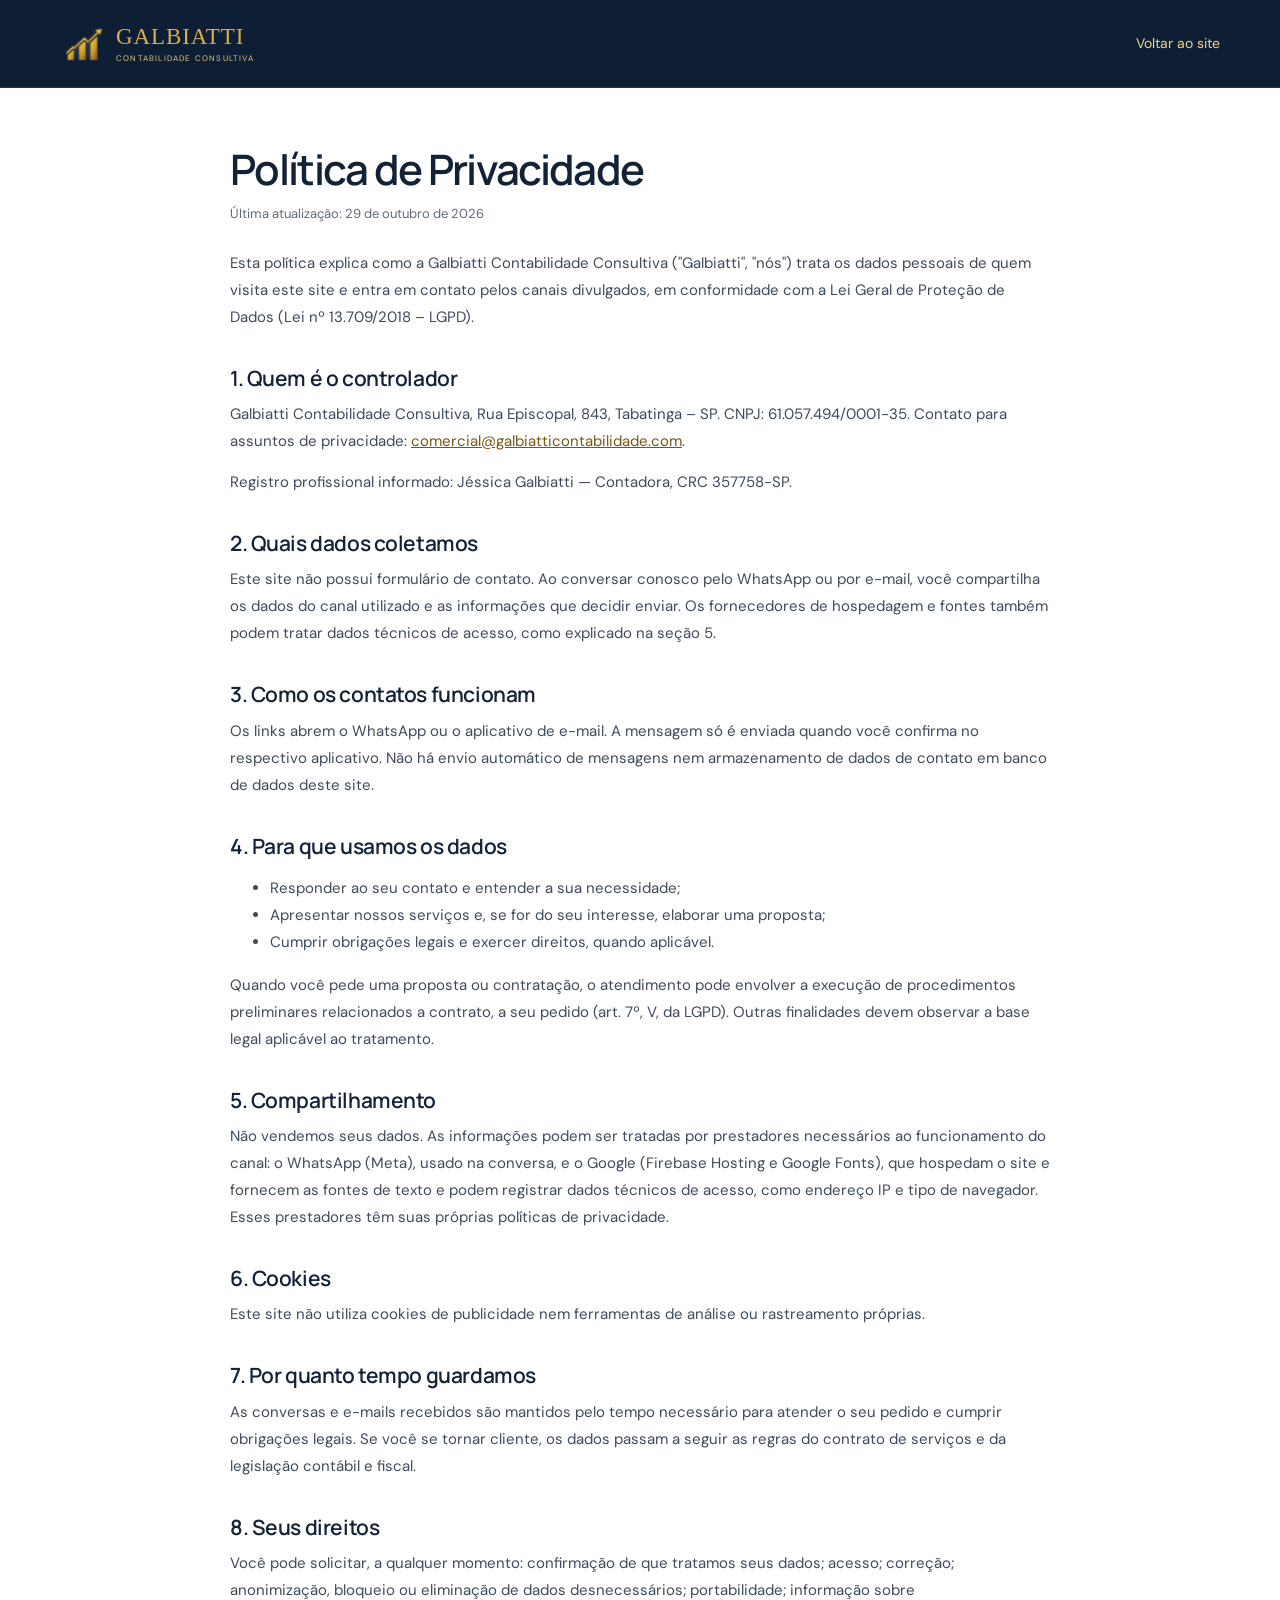
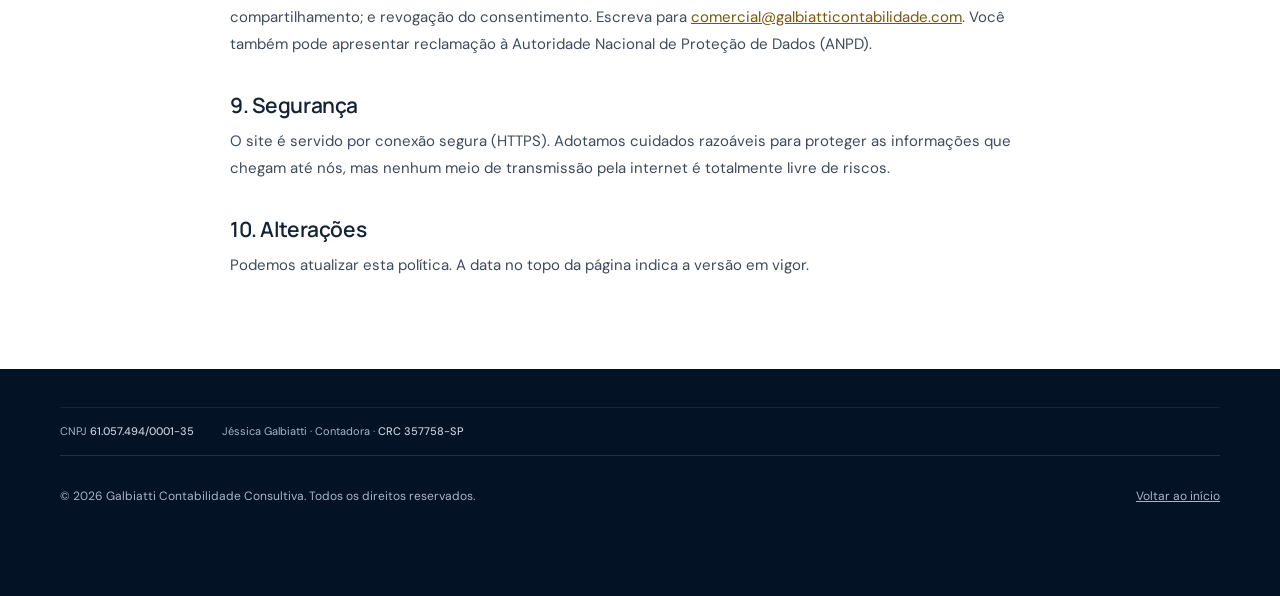
<file: privacidade.html>
<!doctype html>
<html lang="pt-BR"><head><meta charset="utf-8"><meta name="viewport" content="width=device-width, initial-scale=1">
<meta name="theme-color" content="#07182f"><meta name="robots" content="index, follow">
<title>Política de Privacidade | Galbiatti Contabilidade Consultiva</title>
<meta name="description" content="Saiba como a Galbiatti Contabilidade Consultiva trata os dados pessoais informados neste site, conforme a LGPD (Lei 13.709/2018).">
<link rel="canonical" href="https://galbiatticontabilidade.com.br/privacidade">
<link rel="icon" href="/favicon.ico?v=20261029-1" sizes="any"><link rel="icon" type="image/png" sizes="192x192" href="/assets/icon-192.png?v=20261029-1"><link rel="apple-touch-icon" href="/assets/apple-touch-icon.png?v=20261029-1">
<link rel="preconnect" href="https://fonts.googleapis.com"><link rel="preconnect" href="https://fonts.gstatic.com" crossorigin>
<link href="https://fonts.googleapis.com/css2?family=DM+Sans:wght@400;500;600;700&family=Manrope:wght@400;500;600;700;800&display=swap" rel="stylesheet">
<link rel="stylesheet" href="/css/style.css?v=20261029-1"></head>
<body><a class="skip-link" href="#conteudo">Pular para o conteúdo</a>
<header class="site-header"><div class="container nav-wrap">
<a class="brand" href="/" aria-label="Galbiatti Contabilidade Consultiva - página inicial"><img src="/assets/galbiatti-icon.png?v=20261029-1" alt="" width="96" height="96"><span class="brand-copy"><strong>GALBIATTI</strong><small>CONTABILIDADE CONSULTIVA</small></span></a>
<nav class="legal-nav" aria-label="Navegação"><a class="nav-link" href="/">Voltar ao site</a></nav></div></header>
<main class="legal" id="conteudo" tabindex="-1"><div class="container">
<h1>Política de Privacidade</h1><p class="updated">Última atualização: 29 de outubro de 2026</p>
<p>Esta política explica como a Galbiatti Contabilidade Consultiva ("Galbiatti", "nós") trata os dados pessoais de quem visita este site e entra em contato pelos canais divulgados, em conformidade com a Lei Geral de Proteção de Dados (Lei nº 13.709/2018 – LGPD).</p>
<h2>1. Quem é o controlador</h2>
<p>Galbiatti Contabilidade Consultiva, Rua Episcopal, 843, Tabatinga – SP. CNPJ: 61.057.494/0001-35. Contato para assuntos de privacidade: <a href="mailto:comercial@galbiatticontabilidade.com">comercial@galbiatticontabilidade.com</a>.</p>
<p>Registro profissional informado: Jéssica Galbiatti — Contadora, CRC 357758-SP.</p>
<h2>2. Quais dados coletamos</h2>
<p>Este site não possui formulário de contato. Ao conversar conosco pelo WhatsApp ou por e-mail, você compartilha os dados do canal utilizado e as informações que decidir enviar. Os fornecedores de hospedagem e fontes também podem tratar dados técnicos de acesso, como explicado na seção 5.</p>
<h2>3. Como os contatos funcionam</h2>
<p>Os links abrem o WhatsApp ou o aplicativo de e-mail. A mensagem só é enviada quando você confirma no respectivo aplicativo. Não há envio automático de mensagens nem armazenamento de dados de contato em banco de dados deste site.</p>
<h2>4. Para que usamos os dados</h2>
<ul><li>Responder ao seu contato e entender a sua necessidade;</li><li>Apresentar nossos serviços e, se for do seu interesse, elaborar uma proposta;</li><li>Cumprir obrigações legais e exercer direitos, quando aplicável.</li></ul>
<p>Quando você pede uma proposta ou contratação, o atendimento pode envolver a execução de procedimentos preliminares relacionados a contrato, a seu pedido (art. 7º, V, da LGPD). Outras finalidades devem observar a base legal aplicável ao tratamento.</p>
<h2>5. Compartilhamento</h2>
<p>Não vendemos seus dados. As informações podem ser tratadas por prestadores necessários ao funcionamento do canal: o WhatsApp (Meta), usado na conversa, e o Google (Firebase Hosting e Google Fonts), que hospedam o site e fornecem as fontes de texto e podem registrar dados técnicos de acesso, como endereço IP e tipo de navegador. Esses prestadores têm suas próprias políticas de privacidade.</p>
<h2>6. Cookies</h2>
<p>Este site não utiliza cookies de publicidade nem ferramentas de análise ou rastreamento próprias.</p>
<h2>7. Por quanto tempo guardamos</h2>
<p>As conversas e e-mails recebidos são mantidos pelo tempo necessário para atender o seu pedido e cumprir obrigações legais. Se você se tornar cliente, os dados passam a seguir as regras do contrato de serviços e da legislação contábil e fiscal.</p>
<h2>8. Seus direitos</h2>
<p>Você pode solicitar, a qualquer momento: confirmação de que tratamos seus dados; acesso; correção; anonimização, bloqueio ou eliminação de dados desnecessários; portabilidade; informação sobre compartilhamento; e revogação do consentimento. Escreva para <a href="mailto:comercial@galbiatticontabilidade.com">comercial@galbiatticontabilidade.com</a>. Você também pode apresentar reclamação à Autoridade Nacional de Proteção de Dados (ANPD).</p>
<h2>9. Segurança</h2>
<p>O site é servido por conexão segura (HTTPS). Adotamos cuidados razoáveis para proteger as informações que chegam até nós, mas nenhum meio de transmissão pela internet é totalmente livre de riscos.</p>
<h2>10. Alterações</h2>
<p>Podemos atualizar esta política. A data no topo da página indica a versão em vigor.</p>
</div></main>
<footer class="site-footer"><div class="container footer-registration"><span>CNPJ <strong>61.057.494/0001-35</strong></span><span>Jéssica Galbiatti · Contadora · <strong>CRC 357758-SP</strong></span></div><div class="container footer-bottom"><span>© <span id="current-year">2026</span> Galbiatti Contabilidade Consultiva. Todos os direitos reservados.</span><a href="/">Voltar ao início</a></div></footer>
<script src="/js/main.js?v=20261029-1" defer></script>
</body></html>
</file>
<file: css/style.css>
/* Galbiatti — estilos consolidados. Identidade: azul-marinho e dourado. */


:root{--navy:#07182f;--navy-2:#0c2341;--gold:#d9ad4e;--gold-light:#f0d58d;--cream:#f7f5ef;--ink:#142238;--muted:#627082;--line:#dfe3e8;--sans:"DM Sans",Arial,sans-serif;--display:"Manrope",Arial,sans-serif;--serif:Georgia,"Times New Roman",serif;--container:1160px;--header-height:88px}
*{box-sizing:border-box}html{scroll-behavior:smooth;scroll-padding-top:calc(var(--header-height) + 24px)}body{margin:0;font:16px/1.7 var(--sans);color:var(--ink);background:var(--cream);-webkit-font-smoothing:antialiased}h1,h2,h3,h4,p,figure,blockquote{margin:0}h1,h2,h3,h4{line-height:1.2}h2{font:600 clamp(25px,2.7vw,33px)/1.25 var(--display);letter-spacing:-.035em}h2 em{font-family:var(--serif);font-weight:400;color:#967022}a{color:inherit;text-decoration:none}button{font:inherit}button,a{-webkit-tap-highlight-color:rgba(217,173,78,.22)}button{cursor:pointer}button:disabled{cursor:default}[hidden]{display:none!important}img{max-width:100%;height:auto}svg{display:block}button svg{pointer-events:none}.container{width:min(var(--container),calc(100% - 48px));margin-inline:auto}:focus-visible{outline:3px solid var(--gold);outline-offset:4px}main:focus,.section-anchor:focus{outline:none}.skip-link{position:fixed;left:12px;top:8px;z-index:100;background:white;color:var(--navy);padding:12px 18px;transform:translateY(-150%);font-weight:700}.skip-link:focus{transform:none}/* Navegação */



.site-header{height:var(--header-height);position:sticky;top:0;z-index:50;background:rgba(7,24,47,.97);border-bottom:1px solid #ffffff18;backdrop-filter:blur(12px);-webkit-backdrop-filter:blur(12px)}.nav-wrap{height:100%;display:flex;align-items:center;justify-content:space-between;gap:32px}.brand{display:flex;align-items:center;gap:10px;min-width:0}.brand img{width:46px;height:46px;object-fit:contain;flex-shrink:0}.brand-copy{display:flex;flex-direction:column;line-height:1.1;color:var(--gold)}.brand-copy strong{font:500 23px var(--serif);letter-spacing:.04em}.brand-copy small{font-size:8px;letter-spacing:.15em;margin-top:4px;color:#e2c77f;white-space:nowrap}.main-nav{display:flex;gap:30px;align-items:center;color:#e1e7ef;font-size:14px}.nav-link{display:flex;align-items:center;min-height:44px;position:relative}.nav-link::after{content:"";position:absolute;inset:auto 100% 0 0;height:2px;background:var(--gold);transition:right .2s}.nav-link.active,.nav-link:hover{color:var(--gold-light)}.nav-link.active::after,.nav-link:hover::after{right:0}.nav-cta{display:none}.menu-toggle{display:none;border:0;background:none;padding:10px;min-width:44px;min-height:44px}.menu-toggle span{display:block;width:25px;height:2px;background:var(--gold);margin:5px 0}.legal-nav{color:var(--gold-light);font-size:14px}.legal-nav a{display:flex;align-items:center;min-height:44px}/* Marcadores visíveis: o hash aponta ao início real do conteúdo de cada seção. */

.eyebrow{display:flex;align-items:center;gap:11px;font-size:10px;line-height:1.5;letter-spacing:.16em;font-weight:700;color:#795611;margin-bottom:22px}.eyebrow-line{display:inline-block;width:27px;height:1px;background:var(--gold);flex-shrink:0}.hero .eyebrow{color:var(--gold)}.button{display:inline-flex;min-height:48px;align-items:center;justify-content:center;padding:14px 22px;font-size:13px;font-weight:700;border:1px solid transparent;text-align:center;transition:background .2s,transform .2s}.button-gold{background:var(--gold);color:var(--navy)}.button-gold:hover{background:var(--gold-light);transform:translateY(-2px)}.text-link{display:inline-flex;align-items:center;gap:8px;min-height:44px;font-size:12px}.ui-arrow{width:20px;height:20px;fill:none;stroke:currentColor;stroke-width:1.6;stroke-linecap:round;stroke-linejoin:round}.section-cta{display:flex;justify-content:center;margin-top:24px}/* Início e ilustração conceitual */



.hero{position:relative;overflow:hidden;background:var(--navy);color:white;padding:48px 0 52px;isolation:isolate}.hero::before{content:"";position:absolute;inset:0;background:linear-gradient(115deg,#061428,#0c2341);z-index:-2}.hero::after{content:"";position:absolute;inset:0;background-image:linear-gradient(#ffffff08 1px,transparent 1px),linear-gradient(90deg,#ffffff08 1px,transparent 1px);background-size:70px 70px;opacity:.3;z-index:-1}.hero-glow{position:absolute;border-radius:50%;pointer-events:none}.glow-one{width:500px;height:500px;right:-170px;top:-230px;border:1px solid #d9ad4e22;box-shadow:0 0 0 50px #d9ad4e06,0 0 0 100px #d9ad4e05}.glow-two{width:260px;height:260px;left:35%;bottom:-230px;background:#d9ad4e12;filter:blur(60px)}.hero-grid{display:grid;grid-template-columns:1.05fr .95fr;gap:50px;align-items:center}.hero-copy,.hero-visual{min-width:0}.hero h1{font:500 clamp(40px,4.6vw,62px)/1.1 var(--display);letter-spacing:-.045em;margin-bottom:30px}.hero h1{text-wrap:balance}.hero h1 em{font-family:var(--serif);font-style:normal;font-weight:400;color:var(--gold)}.hero-lead{color:#c1cbd8;max-width:58ch;font-size:15px;line-height:1.85}.hero-actions{display:flex;flex-wrap:wrap;gap:22px;align-items:center;margin-top:28px}.hero-visual{position:relative;display:flex;justify-content:center;align-items:center;min-height:350px}.visual-orbit{position:absolute;border:1px solid #d9ad4e22;border-radius:50%;pointer-events:none}.orbit-a{width:420px;height:420px}.orbit-b{width:360px;height:360px;transform:rotate(-25deg);border-style:dashed;opacity:.45}.visual-card{position:relative;z-index:1;width:90%;max-width:400px;padding:24px;border:1px solid #d9ad4e44;background:linear-gradient(145deg,#15334f,#0a1e36);box-shadow:0 26px 60px #0003;transform:rotate(-2deg)}.visual-card-top{display:flex;align-items:center;gap:7px;font-size:9px;letter-spacing:.12em;color:#ced8e5}.status-dot{width:6px;height:6px;border-radius:50%;background:var(--gold);box-shadow:0 0 10px #d9ad4e99}.chart-area{height:180px;position:relative;margin:24px 0;color:var(--gold-light)}.chart-gridline{position:absolute;left:0;right:0;height:1px;background:#ffffff12}.line-1{top:15%}.line-2{top:50%}.line-3{top:85%}.chart-bars{position:absolute;inset:0;display:flex;align-items:end;gap:12px;padding:0 5px}.chart-bars i{flex:1;height:var(--h);background:linear-gradient(#d9ad4e66,#d9ad4e0a);border-top:1px solid #d9ad4e55}.chart-line{position:absolute;inset:0;width:100%;height:100%;overflow:visible}.visual-card-bottom{display:flex;justify-content:space-between;gap:8px;font-size:9px;color:#c0ccda;align-items:center}.mini-pill{padding:5px 8px;border:1px solid #ffffff22;border-radius:3px}.mini-pill b{display:inline-block;width:4px;height:4px;background:var(--gold);border-radius:50%;margin-left:5px}.step-spark-svg{width:23px;height:23px;fill:none;stroke:currentColor;stroke-width:1.6;stroke-linejoin:round}.services-section{padding:52px 0;background:white}/* Serviços: lista aberta com ícones circulares e descrições nativas. */




.service-group+.service-group{margin-top:28px}
.service-group>h3{font:700 11px/1.5 var(--display);letter-spacing:.1em;text-transform:uppercase;color:#795611;margin-bottom:12px;display:flex;align-items:center;gap:16px}
.service-group>h3::after{content:"";flex:1;height:1px;background:#e8e1d1}
.services-grid{display:grid;grid-template-columns:repeat(3,minmax(0,1fr));column-gap:30px;row-gap:8px;align-items:start}
.service-item{min-width:0;border:0;background:transparent}
.service-item summary{list-style:none;cursor:pointer;display:grid;grid-template-columns:46px minmax(0,1fr) 18px;align-items:center;gap:14px;min-height:80px;padding:10px 0;border-radius:20px;transition:color .2s}
.service-item summary::-webkit-details-marker{display:none}
.service-item summary::marker{content:""}
.service-item summary:hover h4{color:#85601a}
.service-item summary:focus-visible{outline-offset:5px}
.service-icon{display:grid;place-items:center;width:46px;height:46px;border-radius:50%;background:#f4efdf;color:#85601a;transition:background .2s}
.service-icon svg{width:23px;height:23px;fill:none;stroke:currentColor;stroke-width:1.5;stroke-linecap:round;stroke-linejoin:round}
.service-item[open] .service-icon{background:#eadfbe}
.service-item h4{font:600 14px/1.5 var(--display)}
.service-expand{color:#85601a}
.service-expand svg{width:17px;height:17px;fill:none;stroke:currentColor;stroke-width:1.8;stroke-linecap:round;stroke-linejoin:round;transition:transform .2s}
.service-item[open] .service-expand svg{transform:rotate(90deg)}
.service-description{padding:0 0 14px 60px}
.service-description p{color:#566274;font-size:13px;line-height:1.8}
.service-disclaimer{font-size:12px;color:#5f6b7a;line-height:1.7;margin-top:20px}/* Abordagem: chamada intermediária, preservada. */



.approach-section{padding:36px 0;background:var(--navy);color:white;position:relative;overflow:hidden}.approach-grid{display:grid;grid-template-columns:1fr .9fr;gap:90px;align-items:center;position:relative;z-index:1}.approach-copy>p{font-size:14px;color:#b9c4d3;line-height:1.8;margin:12px 0 0}.approach-steps{border-top:1px solid #ffffff30}.step{display:grid;grid-template-columns:30px 1fr 24px;gap:16px;padding:25px 0;border-bottom:1px solid #ffffff30;align-items:start}.step-num{font-size:10px;color:var(--gold);padding-top:3px}.step h3{font:600 16px/1.4 var(--display);margin-bottom:8px}.step p{font-size:14px;color:#b9c4d3;line-height:1.7}.step-mark{color:var(--gold);display:flex;justify-content:center}.step-arrow-svg{width:21px;height:21px;fill:none;stroke:currentColor;stroke-width:1.6;stroke-linecap:round;stroke-linejoin:round}/* Depoimentos: textos completos, sem carrossel e sem altura fixa. */



.testimonials-section{padding:52px 0;background:var(--cream)}.testimonials-grid{display:grid;grid-template-columns:repeat(2,minmax(0,1fr));gap:22px;align-items:stretch}.testimonial-name{display:block;font:700 15px/1.4 var(--display)}.testimonial-role,.testimonial-image-caption{font-size:12px;color:#627082;line-height:1.5;margin-top:4px}.testimonial-image-caption{max-width:28ch}.testimonial-disclaimer{font-size:12px;color:#5f6b7a;margin-top:24px;line-height:1.7;text-align:center}/* Rodapé e documentos */



.site-footer{background:#041225;color:#d9e0e9;padding:38px 0 18px}.footer-main{display:flex;align-items:center;justify-content:space-between;gap:24px;padding-bottom:18px}.back-top{display:inline-flex;gap:8px;align-items:center;min-height:44px;font-size:13px;color:var(--gold-light)}.footer-bottom a:hover{text-decoration:underline;color:var(--gold-light)}.footer-bottom{border-top:1px solid #ffffff20;padding:18px 0 60px;display:flex;justify-content:space-between;align-items:center;gap:20px;font-size:12px;color:#a9b5c6}.footer-bottom a{min-height:44px;display:inline-flex;align-items:center;text-decoration:underline}.floating-contact{position:fixed;right:max(16px,env(safe-area-inset-right));bottom:max(16px,env(safe-area-inset-bottom));z-index:30;display:flex;align-items:center;justify-content:center;width:58px;height:58px;border-radius:50%;padding:12px;background:#16834a;color:white;box-shadow:0 8px 25px #0003;transition:transform .2s,background .2s}.floating-contact svg{width:31px;height:31px}.floating-contact span{display:none}.floating-contact:hover{background:#10693a;transform:translateY(-3px)}.legal{background:white;padding:56px 0 90px}.legal .container{max-width:820px}.legal h1{font:600 clamp(30px,5vw,42px)/1.2 var(--display);letter-spacing:-.04em;margin-bottom:8px}.legal h2{font-size:21px;letter-spacing:-.02em;margin:34px 0 10px}.legal p,.legal li{font-size:15px;line-height:1.8;color:#3f4a5a;overflow-wrap:anywhere}.legal p+p{margin-top:14px}.legal a{color:#795611;text-decoration:underline}.legal .updated{font-size:13px;color:#5f6b7a;margin-bottom:24px}/* Tablets */



@media(max-width:1050px){.main-nav{gap:20px;font-size:13px}.hero-grid{gap:30px}.hero-visual{min-height:350px}.orbit-a{width:340px;height:340px}.orbit-b{width:300px;height:300px}.approach-grid{gap:44px}}
@media(max-width:899px){.services-grid{grid-template-columns:repeat(2,minmax(0,1fr))}.brand-copy strong{font-size:20px}.main-nav{gap:16px}}/* Celulares */



@media(max-width:780px){:root{--header-height:74px}.container{width:calc(100% - 36px)}.brand img{width:40px;height:40px}.brand-copy strong{font-size:20px}.brand-copy small{font-size:7px}.nav-wrap{gap:16px}.menu-toggle{display:block}.main-nav{position:absolute;top:calc(var(--header-height) - 1px);left:0;right:0;display:flex;flex-direction:column;align-items:stretch;gap:0;padding:12px 22px 22px;background:var(--navy);border-bottom:1px solid #d9ad4e55;box-shadow:0 15px 25px #0003;opacity:0;visibility:hidden;transform:translateY(-8px);transition:opacity .2s,transform .2s,visibility .2s;font-size:14px;max-height:calc(100dvh - var(--header-height));overflow-y:auto}.main-nav.is-open{opacity:1;visibility:visible;transform:none}.nav-link{padding:13px 2px;border-bottom:1px solid #ffffff15}.nav-link::after{display:none}.nav-cta{display:flex;justify-content:center;align-items:center;min-height:48px;margin-top:14px;background:var(--gold);color:var(--navy);font-weight:700;padding:10px}.nav-cta:hover{background:var(--gold-light)}html:not(.navigation-ready) .site-header:has(#main-nav){height:auto;position:relative}html:not(.navigation-ready) .site-header:has(#main-nav) .nav-wrap{flex-wrap:wrap;padding-block:12px}html:not(.navigation-ready) #main-nav{position:static;opacity:1;visibility:visible;transform:none;width:100%;box-shadow:none;max-height:none}html:not(.navigation-ready) .menu-toggle{display:none}.hero{padding-top:42px}.hero-grid{grid-template-columns:1fr;gap:36px}.hero h1{font-size:clamp(32px,8vw,54px)}.hero-visual{display:none}.visual-orbit{display:none}.visual-card{transform:none;width:100%;max-width:none;padding:20px}.chart-area{height:150px;margin:20px 0}.chart-line{overflow:hidden}.chart-line path{vector-effect:non-scaling-stroke;stroke-width:3}.chart-bars{gap:8px}.services-section,.testimonials-section{padding:40px 0}.approach-section{padding:28px 0}.approach-grid{grid-template-columns:1fr;gap:36px}.approach-copy>p{margin-top:16px}.testimonials-grid{grid-template-columns:1fr;gap:18px}.footer-main{flex-wrap:wrap}.footer-bottom{flex-direction:column;align-items:flex-start;gap:8px}.legal-nav{font-size:13px}.legal{padding-top:40px}}
@media(max-width:480px){.container{width:calc(100% - 32px)}.brand{gap:8px}.brand img{width:34px;height:34px}.brand-copy strong{font-size:18px}.brand-copy small{font-size:6px;letter-spacing:.12em}.hero h1{font-size:clamp(30px,8.2vw,39px)}.hero-actions{align-items:flex-start;flex-direction:column;gap:14px}.hero-lead{font-size:15px}.services-grid{grid-template-columns:1fr}.service-group+.service-group{margin-top:30px}.service-item summary{min-height:0;grid-template-columns:40px 1fr 20px;padding:20px;align-items:center;gap:14px}.service-item h4{grid-column:auto;font-size:15px}.service-expand{grid-column:auto}.service-description{padding:0 20px 20px}.service-group>h3{font-size:11px;letter-spacing:.08em}.testimonial-name{font-size:14px}.footer-main{align-items:flex-start;gap:20px}.footer-main .brand{width:100%}.back-top{margin-left:auto;align-self:center}.footer-bottom{font-size:11px}.legal-nav{font-size:12px;max-width:82px}.eyebrow{font-size:9px;letter-spacing:.12em}.step{grid-template-columns:24px 1fr 20px;gap:10px}}
@media(prefers-reduced-motion:reduce){*,*::before,*::after{scroll-behavior:auto!important;transition:none!important;animation:none!important}}
@media print{.site-header,.hero-visual,.floating-contact,.section-cta,.hero-actions,.back-top{display:none!important}body,section,.site-footer{background:white!important;color:var(--ink)!important}.container{width:100%}.testimonials-grid{grid-template-columns:1fr}.service-description{display:block!important;content-visibility:visible!important}section{padding-block:24px!important}h1,h2,h3,h4{break-after:avoid}figure,article{break-inside:avoid}}/* Títulos em tamanho intermediário e destinos de navegação. */



.section-heading{display:flex;align-items:center;gap:22px;margin-bottom:26px;scroll-margin-top:0}
.section-title{font:600 clamp(25px,2.7vw,33px)/1.25 var(--display);letter-spacing:-.035em}
.section-rule{height:1px;flex:1;min-width:24px;background:linear-gradient(90deg,#d9ad4eaa,#d9ad4e15)}
.section-description{font-size:14px;line-height:1.7;color:var(--muted);margin:-12px 0 24px}
.approach-copy .section-title{color:white}
body:focus{outline:none}
@media(max-width:1050px){}
@media(max-width:780px){.section-heading{gap:16px;margin-bottom:22px}.section-title{font-size:27px}.section-description{margin-top:-10px;margin-bottom:22px}.hero{padding:32px 0 38px}.hero-visual{display:none}.services-grid{column-gap:24px}.service-description{padding-left:60px}.approach-grid{gap:20px}.step{padding:18px 0}}
@media(max-width:480px){.section-title{font-size:25px}.section-heading{gap:12px}.section-rule{max-width:76px}.service-item summary{min-height:72px;padding:8px 0;grid-template-columns:44px minmax(0,1fr) 18px;gap:12px}.service-icon{width:44px;height:44px}.service-item h4{font-size:14px}.service-description{padding:0 0 14px 56px}.service-group+.service-group{margin-top:22px}.footer-main{align-items:center;flex-wrap:nowrap}.footer-main .brand{width:auto}.back-top{font-size:12px;white-space:nowrap}.back-top .ui-arrow{width:16px;height:16px}.footer-main{gap:12px}}
@media(max-width:480px){.footer-main{flex-wrap:wrap}.back-top{margin-left:0}}

/* Títulos editoriais e marcadores discretos de localização. */
.section-heading{display:block;margin-bottom:24px}
.section-kicker{display:flex;align-items:center;gap:10px;font-size:9px;font-weight:700;letter-spacing:.19em;line-height:1.5;color:#687487;text-transform:uppercase;margin-bottom:9px}
.section-kicker>span{width:20px;height:1px;background:#ad873b;flex:0 0 20px}
.section-heading-line{display:flex;align-items:center;gap:24px}
.section-heading .section-title{font:600 clamp(27px,2.7vw,34px)/1.25 var(--display);letter-spacing:-.035em}
.section-heading .section-title em{font:italic 400 1.12em/1.15 var(--serif);letter-spacing:-.025em;color:#8b6722}
.section-rule{max-width:220px;height:1px;background:linear-gradient(90deg,#d9ad4e99,transparent);flex:1;min-width:20px}
.section-description{margin:-10px 0 24px}
.approach-accent{display:block;width:40px;height:2px;margin-bottom:20px;background:var(--gold)}
.approach-copy .section-title{font:500 clamp(34px,3.3vw,45px)/1.15 var(--display);letter-spacing:-.04em}
.approach-copy .section-title em{font:italic 400 1.05em/1.15 var(--serif);color:var(--gold);letter-spacing:-.025em}
.step-num{font:italic 400 24px/1.25 var(--serif);padding:0;color:var(--gold)}
.step{grid-template-columns:36px 1fr 24px;padding:16px 0;gap:18px}
.step h3{font-size:15px}.step p{font-size:13px}
/* Equipe: cartões com fotografia original e biografia sob demanda. */
.visually-hidden{position:absolute;width:1px;height:1px;margin:-1px;padding:0;overflow:hidden;clip-path:inset(50%);white-space:nowrap;border:0}
.experts-section{padding:38px 0;background:#f8f7f2}
.experts-carousel{display:block}
@media (min-width: 700px){.carousel-enabled .experts-carousel{margin-inline:60px}}
.experts-control { display: none; }
@media screen and (min-width: 700px) and (hover: hover) and (pointer: fine) {
  .carousel-enabled .experts-carousel {
    display: grid;
    grid-template-columns: 44px minmax(0, 1fr) 44px;
    align-items: center;
    gap: 16px;
    margin-inline: 0;
  }
  .carousel-enabled .experts-control {
    display: grid;
    place-items: center;
    width: 44px;
    height: 44px;
    border: 1px solid #c8b786;
    border-radius: 50%;
    background: white;
    color: #8b6722;
    cursor: pointer;
  }
  .experts-control:hover {
    background: var(--navy);
    color: var(--gold-light);
  }
  .experts-control svg {
    width: 21px;
    height: 21px;
    fill: none;
    stroke: currentColor;
    stroke-width: 1.6;
    stroke-linecap: round;
    stroke-linejoin: round;
  }
}
.experts-viewport{min-width:0;padding:12px 3px 24px;overflow-x:auto;scrollbar-width:thin;touch-action:auto}
.experts-grid{display:flex;align-items:flex-start;gap:20px}
.expert-card{position:relative;flex:0 0 calc((100% - 40px)/3);width:calc((100% - 40px)/3);min-width:0;background:white;border:1px solid #e6e2d8;border-radius:24px;box-shadow:0 8px 26px #07182f07;overflow:hidden;transition:box-shadow .3s,border-color .3s}
.expert-card.is-in-view{border-color:#d8cba8;box-shadow:0 12px 30px #07182f0b}
.expert-portrait{position:relative;overflow:hidden;aspect-ratio:5/4;background:var(--navy)}

.expert-photo{display:block;width:100%;height:100%;object-fit:cover;object-position:center 10%;user-select:none;-webkit-user-drag:none;transition:transform .55s cubic-bezier(.22,.75,.15,1)}
.expert-index{position:absolute;right:12px;bottom:12px;padding:3px 8px;border-radius:6px;background:var(--navy);font:italic 400 16px var(--serif);color:var(--gold-light)}
.expert-info{padding:13px 20px 10px;text-align:left}
.expert-info h3{font:600 19px/1.3 var(--display);letter-spacing:-.025em;min-height:2.6em;color:var(--navy);overflow-wrap:normal}
.expert-role{font-size:12px;line-height:1.55;color:#77591f;min-height:36px;margin:6px 0 9px;font-weight:600}
.expert-credential{display:block;font-size:10px;letter-spacing:.045em;color:#617084;margin-top:3px;font-weight:500}
.expert-about{border-top:1px solid #e8e3d8}
.expert-about summary{display:flex;align-items:center;justify-content:space-between;gap:10px;min-height:44px;list-style:none;cursor:pointer;color:#526071;font-size:11px;font-weight:600;padding-top:8px}
.expert-about summary::-webkit-details-marker{display:none}.expert-about summary::marker{content:""}
.expert-about summary>span{font-size:22px;font-weight:400;color:#8b6722;line-height:1;transition:transform .25s}
.expert-about[open] summary>span{transform:rotate(45deg)}
.expert-about summary:hover{color:var(--navy)}
.expert-bio{font-size:13px;line-height:1.8;color:#526071;padding:12px 0 3px;cursor:text}
.experts-carousel-footer{display:flex;justify-content:center;align-items:center;gap:16px;margin-top:0}
.experts-dots { display: flex; gap: 11px; }
.experts-dot {
  width: 12px;
  height: 3px;
  border-radius: 4px;
  background: #aab2bd;
  transition: background .2s, transform .3s;
}
.experts-dot.is-active {
  background: #8b6722;
  transform: scaleX(1.5);
}

.experts-section:not(.carousel-enabled) .experts-carousel-footer{display:none}
.experts-section:not(.carousel-enabled) .experts-carousel{display:block}
@media(hover:hover){.expert-card:hover{box-shadow:0 16px 34px #07182f12}.expert-card:hover .expert-photo{transform:scale(1.025)}}
/* Canais com o mesmo padrão de tamanho, cor e interação. */
.contact-section{padding:52px 0;background:#f0eee6}
.contact-grid{display:grid;grid-template-columns:repeat(3,minmax(0,1fr));gap:14px}
.contact-detail{display:flex;align-items:center;gap:14px;min-width:0;min-height:112px;padding:20px;background:#fffdf9;border:1px solid #dfdbd0;border-radius:18px;transition:border-color .2s,box-shadow .2s,transform .2s}
.contact-detail>span:nth-child(2){flex:1;min-width:0}
.contact-detail-icon{width:42px;height:42px;flex:0 0 42px;border-radius:50%;display:grid;place-items:center;color:#8b6722;background:#f2ead8}
.contact-detail-icon svg{width:22px;height:22px;fill:none;stroke:currentColor;stroke-width:1.6;stroke-linecap:round;stroke-linejoin:round}
.whatsapp-icon{background:#e9f3e9;color:#247449}
.whatsapp-icon svg{fill:currentColor;stroke:none;width:27px;height:27px}
.contact-detail small{display:block;font-size:9px;line-height:1.5;color:#697487;letter-spacing:.08em;font-weight:600}
.contact-detail strong{display:block;font-size:12px;line-height:1.6;margin-top:5px;color:var(--navy);font-weight:600;overflow-wrap:anywhere}
.contact-whatsapp{border-color:#b6cbb3}
.contact-detail[href]:hover{border-color:#b79a58;box-shadow:0 8px 22px #07182f08;transform:translateY(-2px)}
.contact-arrow{display:none}
.open-status{display:block;margin-top:5px;font-size:10px;line-height:1.5;font-style:normal;font-weight:500;color:#627082}
.open-status::before{content:"";display:inline-block;width:6px;height:6px;border-radius:50%;background:#8e99a8;margin-right:6px}
.open-status.is-open{color:#247449}.open-status.is-open::before{background:#247449}
.footer-registration{display:flex;flex-wrap:wrap;gap:8px 28px;padding:14px 0;color:#a9b5c6;font-size:11px;line-height:1.7;border-top:1px solid #ffffff15}
.footer-registration strong{font-weight:500;color:#c5cfdd}
@media(max-width:1099px) and (min-width:700px){.expert-card{flex-basis:calc((100% - 20px)/2);width:calc((100% - 20px)/2)}.contact-grid{grid-template-columns:repeat(2,minmax(0,1fr))}}
@media(max-width:780px){.section-heading{margin-bottom:22px}.section-heading-line{gap:16px}.section-heading .section-title{font-size:28px}.section-heading .section-title em{font-size:1.1em}.section-kicker{font-size:8px;margin-bottom:8px;letter-spacing:.17em}.section-rule{max-width:100px}.experts-section{padding:28px 0}.contact-section{padding:40px 0}.approach-copy .section-title{font-size:36px}.approach-accent{margin-bottom:16px}.step-num{font-size:23px}.step{padding:14px 0;gap:14px}.contact-grid{grid-template-columns:1fr}.contact-detail{min-height:90px;padding:18px}.contact-detail strong{font-size:13px}.contact-detail small{font-size:9px}}
@media(max-width:699px){.experts-carousel{max-width:400px;margin-inline:auto}.experts-viewport{padding:10px 3px 22px}.experts-grid{gap:16px}.expert-card{flex-basis:100%;width:100%}.expert-info{padding:16px 22px 14px}.expert-info h3{min-height:0;font-size:21px}.expert-role{min-height:0;margin-bottom:16px}.experts-carousel-footer{margin-top:7px;gap:10px}.expert-about summary{font-size:12px}}
@media(max-width:380px){.section-heading .section-title{font-size:26px}.section-rule{max-width:44px}.section-heading-line{gap:12px}.expert-info{padding:14px 18px}.expert-info h3{font-size:20px}.expert-role{font-size:12px}.experts-carousel-footer{gap:4px}.contact-detail{gap:12px;padding:16px}.footer-registration{font-size:10px;gap:6px}}
@media(prefers-reduced-motion:reduce){.experts-grid,.expert-card,.expert-photo,.expert-about summary>span,.experts-dot{transition:none!important}}
@media print{.experts-carousel-footer{display:none!important}.experts-grid{display:grid;grid-template-columns:1fr 1fr;transform:none!important}.expert-card{width:auto;min-width:0;break-inside:avoid}.experts-viewport.carousel-ready{overflow:visible}.expert-about::details-content{display:block!important;content-visibility:visible!important}.contact-grid{grid-template-columns:1fr 1fr}}


/* Complemento do título e crédito do desenvolvedor. */
#inicio-title em { display: block; }
.hero-region {
  display: block;
  margin-top: .12em;
  color: var(--gold-light);
  font: italic 400 clamp(21px, 2.35vw, 32px)/1.12 var(--serif);
  letter-spacing: normal;
}
.hero-actions .hero-cta {
  border: 1px solid #f3d88e;
  border-radius: 9px;
  background: linear-gradient(160deg, #f0d38a, #d5ac58);
  box-shadow: 0 6px 18px #0003;
}
.hero-actions .hero-cta:hover { background: #f1d48c; }
.hero-actions .hero-services-link {
  color: #e8d19e;
  font-size: 13px;
  font-weight: 600;
}
.hero-services-link:hover, .hero-services-link:focus-visible {
  color: #fff0c8;
  text-decoration: underline;
  text-underline-offset: 4px;
}
.hero-services-link svg { width: 15px; height: 15px; }
.footer-credits {
  display: flex;
  flex-wrap: wrap;
  align-items: center;
  gap: 0 16px;
}
.footer-credits a { color: #e3eaf3; }
.footer-credits span { color: #c5cfdd; }

/* Depoimentos com prévia e expansão nativa. */
.testimonials-grid { align-items: start; gap: 16px; }
.testimonial-card {
  min-width: 0;
  padding: 18px 22px 12px;
  border: 1px solid #e3dfd4;
  border-radius: 14px;
  background: white;
  box-shadow: 0 8px 24px #07182f06;
}
.testimonial-author { display: flex; align-items: center; gap: 14px; }
.testimonial-author img {
  width: 50px;
  height: 50px;
  flex: 0 0 50px;
  object-fit: cover;
  border-radius: 50%;
  outline: 1px solid #d9ad4e77;
  outline-offset: 2px;
}
.testimonial-details { margin-top: 10px; }
.testimonial-details summary { display: block; cursor: pointer; }
.testimonial-details summary::-webkit-details-marker { display: none; }
.testimonial-preview, .testimonial-details blockquote {
  color: #3f4d60;
  font-size: 14px;
  line-height: 1.65;
}
.testimonial-preview {
  display: -webkit-box;
  -webkit-box-orient: vertical;
  -webkit-line-clamp: 2;
  overflow: hidden;
}
.testimonial-action {
  display: flex;
  align-items: center;
  justify-content: space-between;
  gap: 12px;
  min-height: 44px;
  color: #74581d;
  font-size: 13px;
  font-weight: 700;
}
.testimonial-action svg {
  width: 17px;
  height: 17px;
  fill: none;
  stroke: currentColor;
  stroke-width: 2;
}
.testimonial-close,
.testimonial-details[open] .testimonial-read,
.testimonial-details[open] .testimonial-preview { display: none; }
.testimonial-details[open] .testimonial-close { display: inline; }
.testimonial-details[open] svg { transform: rotate(180deg); }
.testimonial-details blockquote { margin: 0 0 8px; }
.testimonials-more:not([hidden]) {
  display: block;
  min-height: 44px;
  padding: 8px 16px;
  margin: 14px auto 0;
  border: 1px solid #c6aa6b;
  border-radius: 24px;
  background: white;
  color: var(--navy);
  font: 700 13px var(--sans);
  cursor: pointer;
}
@media (max-width: 780px) {
  .testimonial-card { padding: 16px 17px 10px; }
  .footer-credits { column-gap: 12px; }
}
@media print {
  .testimonial-card[hidden] { display: block !important; }
  .testimonials-more { display: none !important; }
}

/* Native horizontal scrolling provides touch momentum and card snapping. */
@media screen {
  .experts-viewport.carousel-ready {
    overflow-x: auto;
    scroll-snap-type: x mandatory;
    scroll-padding-inline: 3px;
    scrollbar-width: none;
  }
  .carousel-ready .expert-card {
    scroll-snap-align: start;
    scroll-snap-stop: always;
  }
  .experts-viewport.carousel-ready.is-dragging {
    scroll-snap-type: none;
    cursor: grabbing;
    user-select: none;
  }
}
@media (hover: hover) and (pointer: fine) {
  .experts-viewport.carousel-ready { cursor: grab; }
}
@media (max-width: 780px) {
  #contato .section-heading-line { justify-content: center; }
  #contato .section-heading-line::before,
  #contato .section-rule {
    content: "";
    flex: 0 1 34px;
    height: 1px;
    background: #d8be87;
  }
}
.expert-portrait-isadora .expert-photo {
  position: absolute;
  bottom: 0;
  height: 89%;
  object-fit: contain;
  object-position: center bottom;
}
@media (max-width: 699px) {
  .experts-carousel { max-width: 370px; }
  .experts-viewport.carousel-ready {
    --expert-peek: clamp(41px, 14.5vw, 56px);
    padding-inline: var(--expert-peek);
    scroll-padding-inline: var(--expert-peek);
  }
  .carousel-ready .expert-card { scroll-snap-align: center; }
  .experts-viewport { padding-bottom: 12px; }
  .expert-portrait { aspect-ratio: 1; }
  .expert-info { padding: 12px 17px 8px; }
  .expert-role { margin-bottom: 8px; }
  .experts-carousel-footer { margin-top: 3px; }
  .experts-section { padding-bottom: 22px; }
}
@media print {
  .expert-card-copy { display: none !important; }
}
</file>
